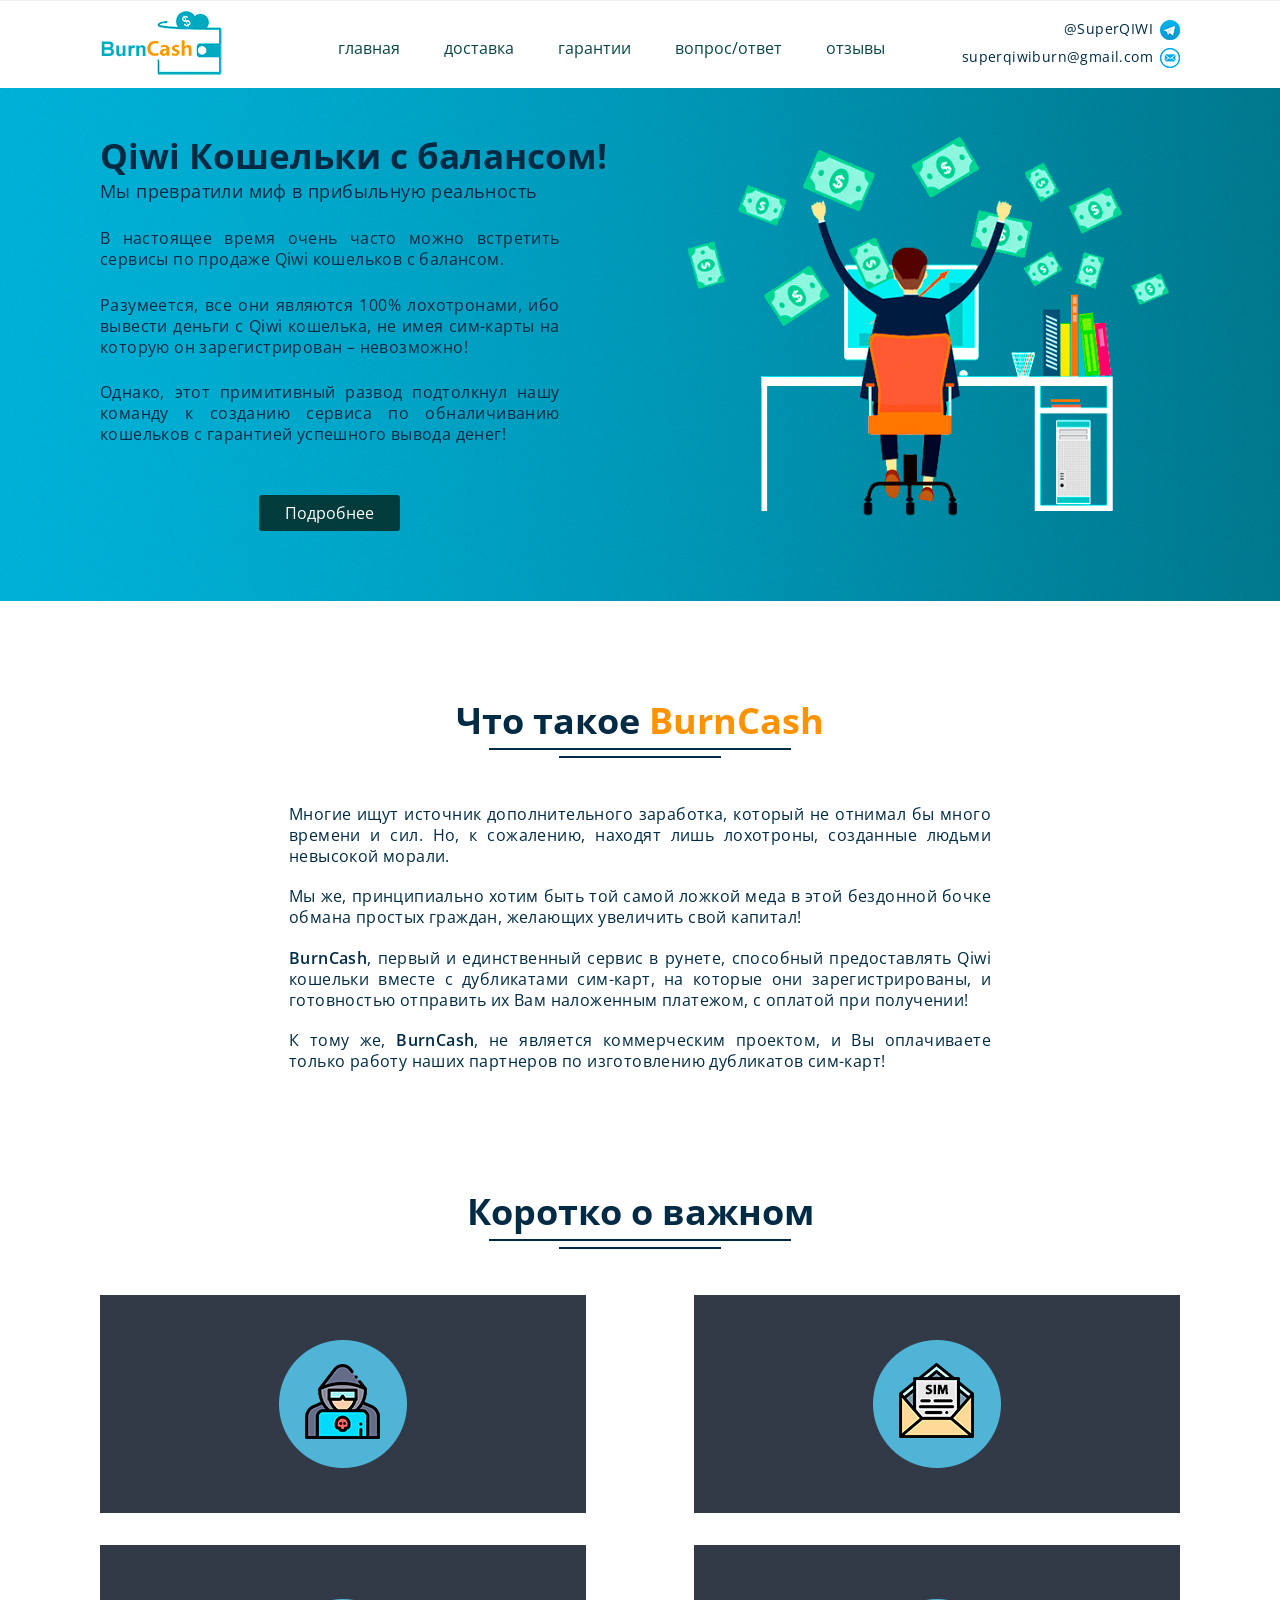
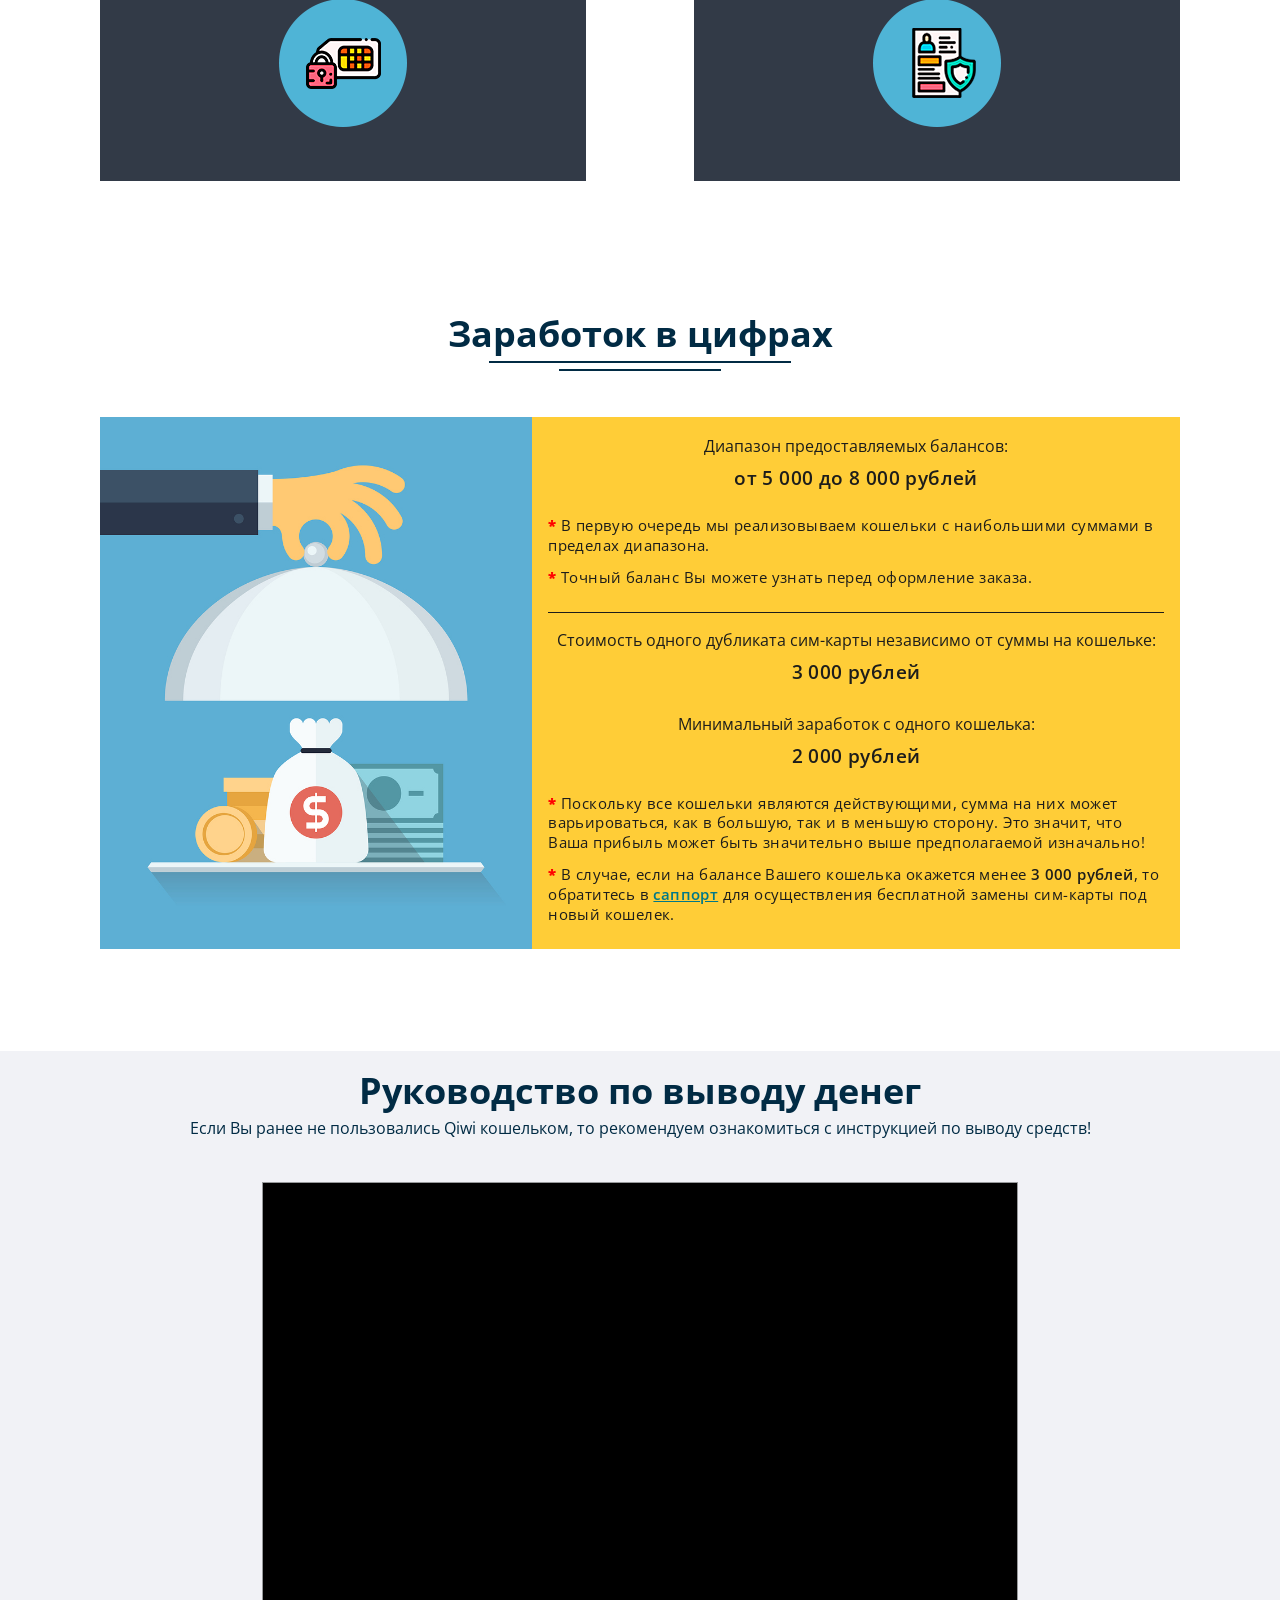
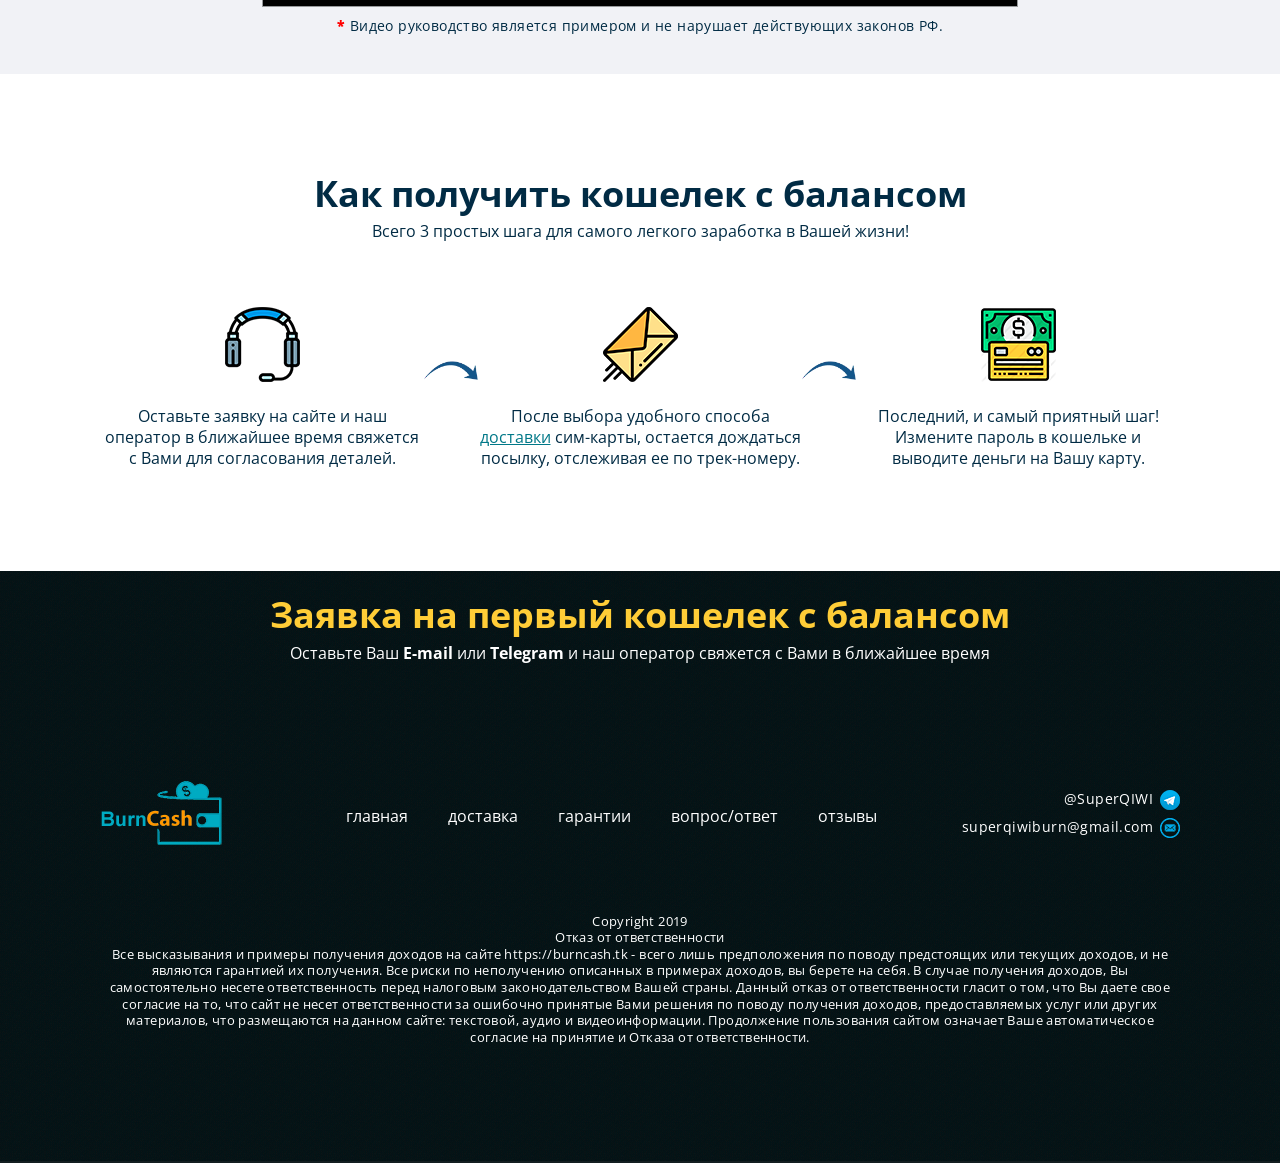
<file: index.html>
<!doctype html>
<html lang="ru">
  <head>
    <meta charset="utf-8">
    <meta name="viewport"content="width=device-width, user-scalable=yes, initial-scale=1.0, maximum-scale=2.0, minimum-scale=1.0">
    <meta http-equiv="X-UA-Compatible" content="ie=edge">
    <title>Qiwi Кошельки с балансом</title>
    <meta name="description" content="#">
    <meta name="keywords" content="#">
    <link rel="shortcut icon" href="favicon.ico" type="image/x-icon">
    <link rel="stylesheet" href="css/normalize.css">
    <link rel="stylesheet" href="css/style.css">
    <link href="https://fonts.googleapis.com/css?family=Open+Sans:300,400,600,700,800&amp;subset=cyrillic" rel="stylesheet">
    <script src="js/headhesive.min.js"></script> 
  </head>
  <body>
    <header id="header" class="header">
      <div class="container">
        <div class="top-header">
          <div class="logo">
            <a href="index.html"><img src="img/Logo.png" alt="logo" class="logo-img"></a>
          </div>
          <nav class="wrap-navigation">
            <div class="menuToggle">&#9776;</div>
	        <ul class="menu">
	          <li><a href="index.html">главная</a></li>
	          <li><a href="dostavka.html#dostavka">доставка</a></li>
	          <li><a href="garantii.html#garantii">гарантии</a></li>
	          <li><a href="fq.html#fq">вопрос/ответ</a></li>
	          <li><a href="otzyvy.html#otzyvy">отзывы</a></li>
	        </ul>
          </nav>
          <div class="contacts">
            <div class="telegram">
              <p>@SuperQIWI</p>
              <img src="img/icons/icon-teleg_topheader.png" alt="Телеграмм">
            </div>
            <div class="e-mail">
              <p>superqiwiburn@gmail.com</p>
              <img src="img/icons/icon-email-_topheader.png" alt="Почта">
            </div>
          </div>
        </div>
     </div>
    <div class="bunner">
     	<div class="container">
        <div class="bunner-content">
          <div class="bunner-block-text">
            <div class="bunner-title">
              <h1>Qiwi Кошельки с балансом!</h1>
              <p>Мы превратили миф в прибыльную реальность</p>
            </div>
            <div class="bunner-wrap-text">
              <p>В настоящее время очень часто можно встретить сервисы
                 по продаже Qiwi кошельков с балансом.
              </p>
              <p>Разумеется, все они являются 100% лохотронами, ибо вывести 
               деньги с Qiwi кошелька, не имея сим-карты на которую он 
               зарегистрирован – невозможно!
              </p>
              <p>Однако, этот примитивный развод подтолкнул нашу команду 
                к созданию сервиса по обналичиванию кошельков с гарантией
                успешного вывода денег!
              </p>
							<div class="soc-button">
						    <script type="text/javascript">(function() {

						        if (window.pluso)if (typeof window.pluso.start == "function") return;

						        if (window.ifpluso==undefined) { window.ifpluso = 1;
						          
						        var d = document, s = d.createElement('script'), g = 'getElementsByTagName';
						          s.type = 'text/javascript'; s.charset='UTF-8'; s.async = true;
						          s.src = ('https:' == window.location.protocol ? 'https' : 'http')  + '://share.pluso.ru/pluso-like.js';
						          
						          var h=d[g]('body')[0];
						            h.appendChild(s);
						        }})();
						    </script>
						    <div class="pluso" data-background="transparent" data-options="small,round,line,horizontal,nocounter,theme=06" data-services="vkontakte,odnoklassniki,facebook,twitter,google,moimir,email,bookmark">
						    </div>
							</div>
              <div class="bunner-button">
                <buttom>
                  <a class="bunner-btn__order" href="#main">Подробнее</a>
                </buttom>
              </div>
            </div>
          </div>
          <div class="bunner-img">
            <img src="img/header-img.png" alt="bunner-img">
          </div>
        </div>
      </div>
    </div>   
    </header>
    <main id="main" class="main">
      <div class="container">
        <div class="main-title">
          <h2>Что такое <span>BurnCash</span></h2>
        </div>
        <div class="main-content">
          <p>Многие ищут источник дополнительного заработка, который не отнимал бы много времени и сил. Но, к сожалению, находят лишь лохотроны, созданные людьми невысокой морали.</p>
          <p>Мы же, принципиально хотим быть той самой ложкой меда в этой бездонной бочке обмана простых граждан, желающих увеличить свой капитал!</p>
          <p><span>BurnCash</span>, первый и единственный сервис в рунете, способный предоставлять Qiwi кошельки вместе с дубликатами сим-карт, на которые они зарегистрированы, и готовностью отправить их Вам наложенным платежом, с оплатой при получении!</p>
          <p>К тому же, <span>BurnCash</span>, не является коммерческим проектом, и Вы оплачиваете только работу наших партнеров по изготовлению дубликатов сим-карт!</p>
        </div>
      </div>
    </main>
    <section id="feature" class="feature">
    	<div class="container">
    		<div class="feature-title">
    			<h2>Коротко о важном</h2>
    		</div>
    		<div class="feature-content">
					<div class="oneA">
						<div class="imgDef1"></div>
						<h3>Всегда свежие кошельки</h3>
						<div class="feature-text">
							<p>Посредством автоматического парсинга, мы ежедневно пополняем нашу базу свежими кошельками!</p>
							<p>Также один раз в сутки, проверяем все кошельки на валидность и сумму баланса на них.</p>
							<p>В связи с этим, мы даем 90% гарантию на работоспособность всех предоставляемых Qiwi кошельков!</p>
						</div>
						<div class="lineTop"></div>
						<div class="lineRight"></div>
						<div class="lineBottom"></div>
						<div class="lineLeft"></div>
					</div>
					<div class="oneA">
						<div class="imgDef2"></div>
						<h3>Удобные варианты доставки</h3>
						<div class="feature-text">
							<p>Вы можете заказать кошелек, выбрав удобный для Вас способ доставки сим-карты транспортными компаниями:</p>
							<p><a href="https://www.dellin.ru/" target="_blank">Деловые линии</a>, <a href="https://www.cdek.ru" target="_blank">СДЭК</a>, <a href="https://www.dhl.ru" target="_blank">DHL</a> или наложенным платежом почты РФ с оплатой при получении.</p>
							<p>Стоимость и сроки доставки рассчитываются по внутренним тарифам ТК или почты РФ.</p>
						</div>
						<div class="lineTop"></div>
						<div class="lineRight"></div>
						<div class="lineBottom"></div>
						<div class="lineLeft"></div>
					</div>
    		</div>
    		<div class="feature-content">
					<div class="oneA">
						<div class="imgDef3"></div>
						<h3>Бесплатная замена SIM</h3>
						<div class="feature-text">
							<p>Несмотря на постоянную проверку кошельков, на работоспособность, все же остается небольшая вероятность его блокировки на пути к Вам.</p>
							<p>В случае если Ваш кошелек окажется заблокированным или его баланс будет менее 3 000 р., то мы осуществим бесплатную замену сим-карты.</p>
							<p>Замена дубликата занимает 1-2 рабочих дня.</p>
						</div>
						<div class="lineTop"></div>
						<div class="lineRight"></div>
						<div class="lineBottom"></div>
						<div class="lineLeft"></div>
					</div>
					<div class="oneA">
						<div class="imgDef4"></div>
						<h3>Безопасный вывод средств</h3>
						<div class="feature-text">
							<p>Мы ни в коем случае не посягаем на деньги рядовых граждан!</p>
							<p>Вся наша база состоит исключительно из кошельков 
              продавцов нелегальных товаров и услуг со всего 
              даркнета.</p>
							<p>Такой подход исключает всевозможные разбирательства со 
              стороны владельцев кошельков, что делает вывод средств 
              полностью для Вас безопасным!</p>
						</div>
						<div class="lineTop"></div>
						<div class="lineRight"></div>
						<div class="lineBottom"></div>
						<div class="lineLeft"></div>
					</div>
    		</div>
    	</div>
    </section>
    <section id="profit" class="profit">
    	<div class="container">
    		<div class="profit-title">
    			<h2 class="profit-title__text">Заработок в цифрах</h2>
    		</div>
			<div class="profit-content">
				<div class="profit-content_img">
					<img src="img/profit-img.jpg" alt="" class="profit-img">
					<img src="img/profit-bg-mobile.jpg" alt="" class="profit-img-mobile">	
				</div>
				<div class="profit-content_text">
					<div class="profit-block__text">
						<div class="profit-block__one">
							<h4>Диапазон предоставляемых балансов:</h4>
							<p class="profit-text__bold">
								от 5 000 до 8 000 рублей
							</p>
							<div class="profit-info">
								<p><span class="red">*</span> В первую очередь мы реализовываем кошельки с наибольшими суммами в пределах диапазона.</p>
								<p><span class="red">*</span> Точный баланс Вы можете узнать перед оформление заказа.</p>
							</div>
							<hr class="line">
						</div>	
						<div class="profit-block__two">
							<h4>Стоимость одного дубликата сим-карты независимо от суммы на кошельке:</h4>
							<p class="profit-text__bold">
								3 000 рублей
							</p>
							<h4 class="padding-title">Минимальный заработок с одного кошелька:</h4>
							<p class="profit-text__bold">
								2 000 рублей
							</p>	
							<div class="profit-info">
								<p><span class="red">*</span> Поскольку все кошельки являются действующими, сумма на них может варьироваться, как в большую, так и в меньшую сторону. Это значит, что Ваша прибыль может быть значительно выше предполагаемой изначально!</p>
								<p><span class="red">*</span> В случае, если на балансе Вашего кошелька окажется менее <span class="bolder">3 000 рублей</span>, то обратитесь в <a href="garantii.html#no-replacement">саппорт</a> для осуществления бесплатной замены сим-карты под новый кошелек.</p>
							</div>
						</div>	
					</div>
				</div>
			</div>
    	</div>
    </section>
    <section class="instruction">
    	<div class="container">
    		<div class="instruction-title">
    			<h2>Руководство по выводу денег</h2>
    			<p>Если Вы ранее не пользовались Qiwi кошельком, то рекомендуем ознакомиться с инструкцией по выводу средств! </p>
    		</div>
    		<div class="video-content">
    			<div class="video-block"></div>
          <iframe class="video" src="https://www.youtube.com/embed/ole6vR-BFGw" allowfullscreen></iframe>
    		</div>
        <p class="video-text"><span class="red">*</span> Видео руководство является примером и не нарушает действующих законов РФ.</p>
    	</div>
    </section>
    <section class="step">
    	<div class="container">
    		<div class="step-title">
    			<h2>Как получить кошелек с балансом</h2>
    			<p>Всего 3 простых шага для самого легкого заработка в Вашей жизни!</p>
    		</div>
    		<div class="step-content">
    			<div class="step-content_block">
    				<div class="step-content_img">
    					<img src="img/icons/operator.png" alt="">
    				</div>
    				<div class="step-content_text">
    					<p>Оставьте заявку на сайте и наш оператор в ближайшее время свяжется с Вами для согласования деталей.</p>
    				</div>
    			</div>
    			<div class="str">
    				<img src="img/icons/str.png" alt="#">	
    			</div>
    			<div class="str-column">
    				<img src="img/icons/str-colum.png" alt="#">
    			</div>
    			<div class="step-content_block">
    				<div class="step-content_img">
    					<img src="img/icons/mail.png" alt="#">
    				</div>
    				<div class="step-content_text">
    					<p>После выбора удобного способа 
                 <a href="dostavka.html#dostavka">доставки</a> сим-карты, остается дождаться 
                  посылку, отслеживая ее по трек-номеру.</p>
    				</div>
    			</div>
    			<div class="str">
    				<img src="img/icons/str.png" alt="#">	
    			</div>
    			<div class="str-column">
    				<img src="img/icons/str-colum.png" alt="#">
    			</div>
    			<div class="step-content_block">
    				<div class="step-content_img">
    					<img src="img/icons/Cash.png" alt="#">
    				</div>
    				<div class="step-content_text">
    					<p>Последний, и самый приятный шаг!<br> 
                  Измените пароль в кошельке и выводите
                  деньги на Вашу карту.</p>
    				</div>
    			</div>
    		</div>
    	</div>
    </section>
    <section id="mail" class="mail">
    	<div class="mail-title">
    		<h2>Заявка на первый кошелек с балансом</h2>
    		<p>Оставьте Ваш <span>E-mail</span> или <span>Telegram</span> и наш оператор свяжется с Вами в ближайшее время</p>
    	</div>
      <div class="overlay js-overlay-thank-you">
        <div class="modal">
          <div class="popup js-thank-you">
            <h6>Спасибо за заявку!</h6>
            <p>Скоро оператор c Вами свяжется</p>
            <div class="close-popup js-close-thank-you"></div>
          </div>
        </div>
      </div
	</footer>
	<script src="contactform.js"></script>
    	
    <!-- Интеллектуальная собственность baezgamer -->
		<footer id="footer" class="footer">
			<div class="container">
				<div class="footer-content">
					<a href="#"><img src="img/Logo.png" alt="logo" class="logo"></a>
					<div class="footer-navigation">
						<nav>
	           <ul class="footer-menu">
	          <li><a href="index.html">главная</a></li>
	          <li><a href="dostavka.html#dostavka">доставка</a></li>
	          <li><a href="garantii.html#garantii">гарантии</a></li>
	          <li><a href="fq.html#fq">вопрос/ответ</a></li>
	          <li><a href="otzyvy.html#otzyvy">отзывы</a></li>
	           </ul>
            </nav>
					</div>
					<div class="footer-contacts">
						<div class="telegram">
              <p>@SuperQIWI</p>
              <img src="img/icons/icon-teleg_topheader.png" alt="Телеграмм">
            </div>
            <div class="e-mail">
              <p>superqiwiburn@gmail.com</p>
              <img src="img/icons/icon-email-_topheader.png" alt="Почта">
            </div>
          </div> 
				</div>
				<div class="copyright">
          <p>Copyright 2019</p>
		  <p>Отказ от ответственности</p>

 <p>Все высказывания и примеры получения доходов на сайте https://burncash.tk - всего лишь предположения по поводу предстоящих или текущих доходов, и не являются гарантией их получения. Все риски по неполучению описанных в примерах доходов, вы берете на себя.
В случае получения доходов, Вы самостоятельно несете ответственность перед налоговым законодательством Вашей страны.
Данный отказ от ответственности гласит о том, что Вы даете свое согласие на то, что сайт не несет ответственности за ошибочно принятые Вами решения по поводу получения доходов, предоставляемых услуг или других материалов, что размещаются на данном сайте: текстовой, аудио и видеоинформации.
Продолжение пользования сайтом означает Ваше автоматическое согласие на принятие и Отказа от ответственности. </p>
		  
        </div> 
		</footer>
    <script src="https://ajax.googleapis.com/ajax/libs/jquery/3.3.1/jquery.min.js"></script>
    <script src="js/script.js"></script>
    <script src="js/jquery.maskedinput.js"></script>

    <!-------- scroll ---------->
    <script type="text/javascript">
		$(function(){
      $("a[href^='#']").click(function(){
        var _href = $(this).attr("href");
        $("html, body").animate({scrollTop: $(_href).offset().top+"px"}, 1000);
        return false;
	     });
		});
	</script>
	<!-- BEGIN JIVOSITE CODE {literal} -->
<script type='text/javascript'>
(function(){ var widget_id = 'tTsytyu0kN';var d=document;var w=window;function l(){
var s = document.createElement('script'); s.type = 'text/javascript'; s.async = true;
s.src = '//code.jivosite.com/script/widget/'+widget_id
; var ss = document.getElementsByTagName('script')[0]; ss.parentNode.insertBefore(s, ss);}
if(d.readyState=='complete'){l();}else{if(w.attachEvent){w.attachEvent('onload',l);}
else{w.addEventListener('load',l,false);}}})();
</script>
<!-- {/literal} END JIVOSITE CODE -->
  </body>
</html>
</file>
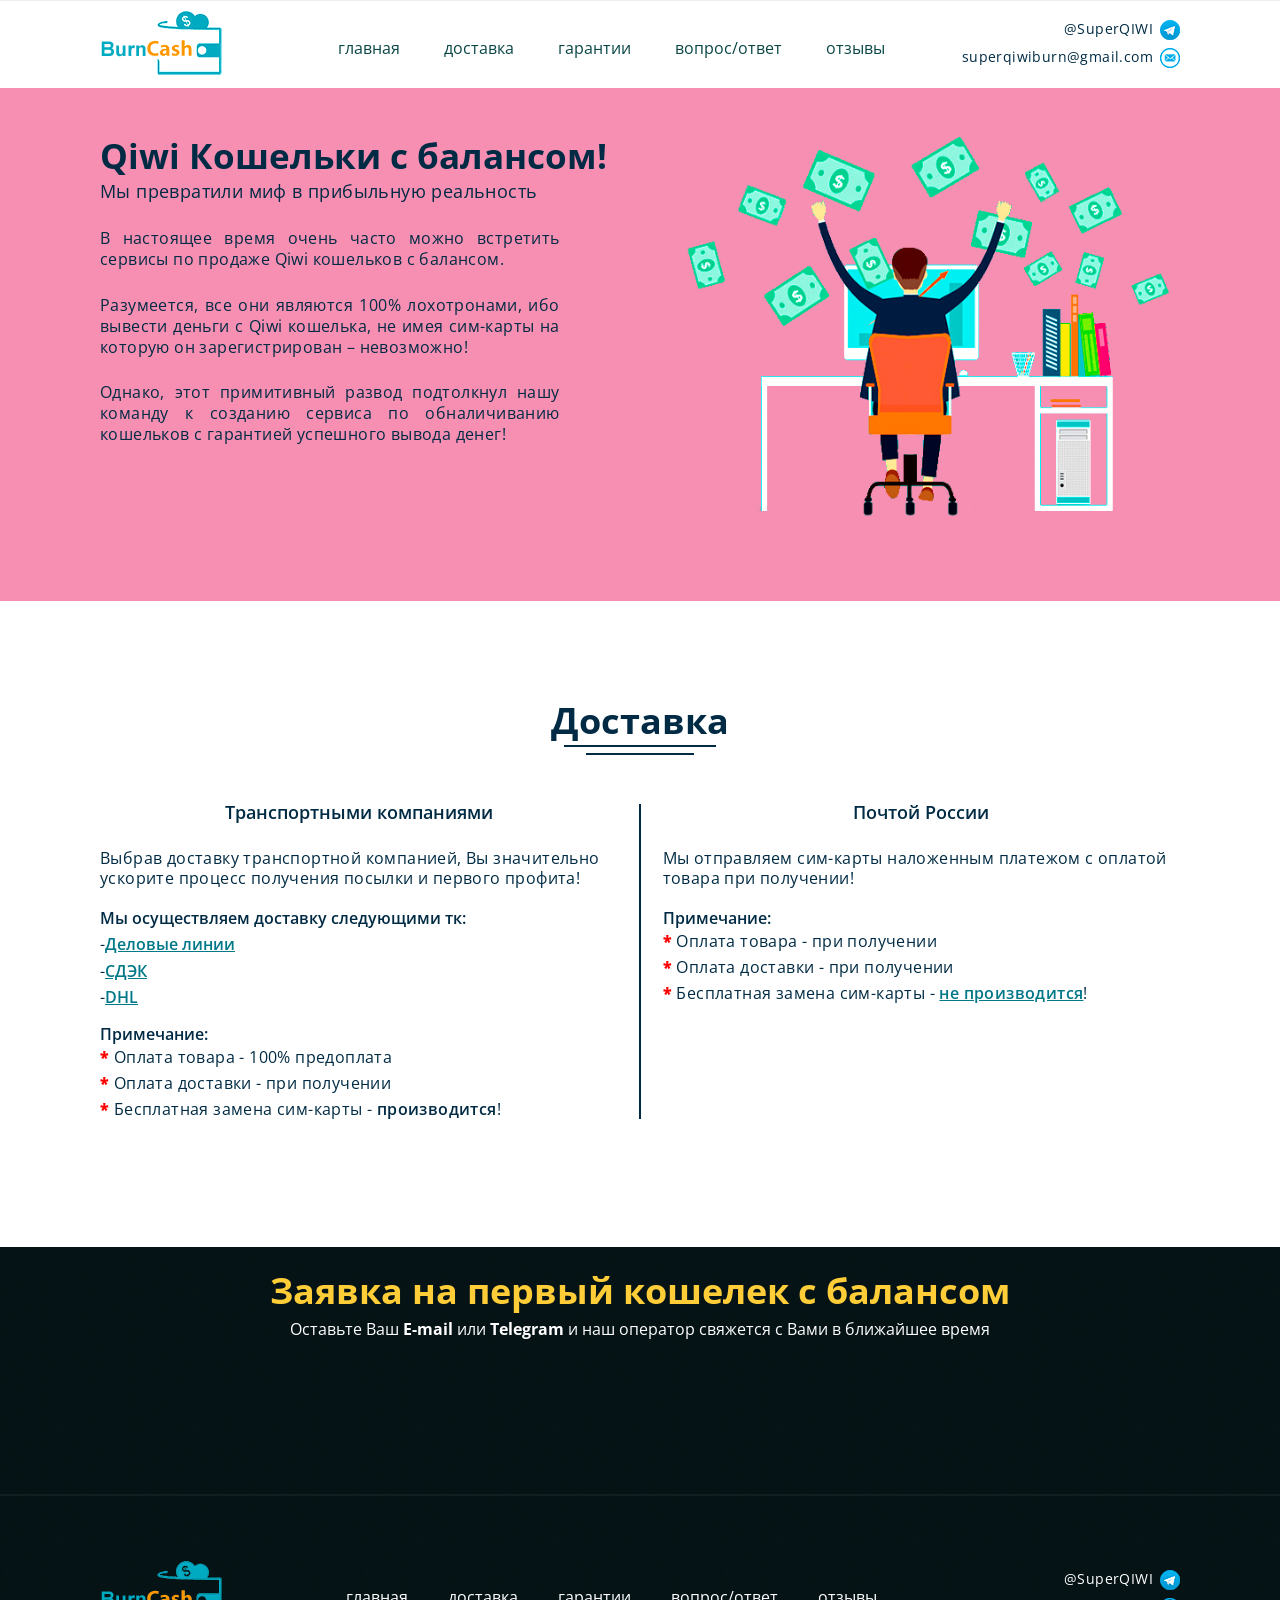
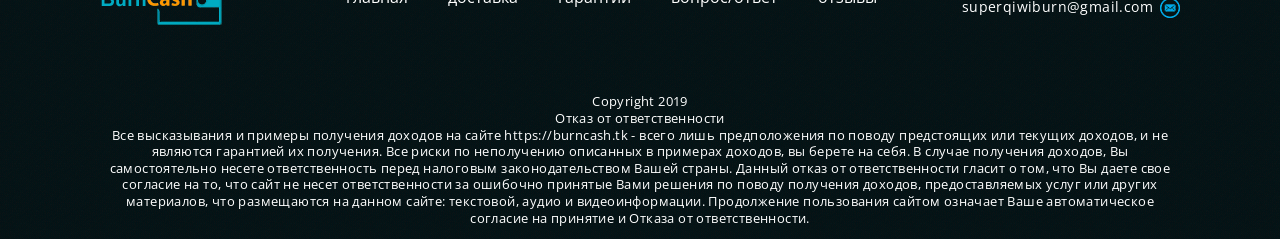
<file: dostavka.html>
<!doctype html>
<html lang="ru">
  <head>
    <meta charset="utf-8">
    <meta name="viewport"content="width=device-width, user-scalable=yes, initial-scale=1.0, maximum-scale=2.0, minimum-scale=1.0">
    <meta http-equiv="X-UA-Compatible" content="ie=edge">
    <title>Qiwi Кошельки с балансом</title>
    <meta name="description" content="#">
    <meta name="keywords" content="#">
    <link rel="shortcut icon" href="favicon.ico" type="image/x-icon">
    <link rel="stylesheet" href="css/normalize.css">
    <link rel="stylesheet" href="css/style.css">
    <link href="https://fonts.googleapis.com/css?family=Open+Sans:300,400,600,700,800&amp;subset=cyrillic" rel="stylesheet">
    <script src="js/headhesive.min.js"></script> 
  </head>
  <body>
    <header id="header" class="header">
      <div class="container">
        <div class="top-header">
          <div class="logo">
            <a href="index.html"><img src="img/Logo.png" alt="logo"  class="logo-img"></a>
          </div>
          <nav class="wrap-navigation">
            <div class="menuToggle">&#9776;</div>
	        <ul class="menu">
            <li><a href="index.html">главная</a></li>
            <li><a href="dostavka.html#dostavka">доставка</a></li>
            <li><a href="garantii.html#garantii">гарантии</a></li>
            <li><a href="fq.html#fq">вопрос/ответ</a></li>
            <li><a href="otzyvy.html#otzyvy">отзывы</a></li>
	        </ul>
          </nav>
          <div class="contacts">
            <div class="telegram">
              <p>@SuperQIWI</p>
              <img src="img/icons/icon-teleg_topheader.png" alt="">
            </div>
            <div class="e-mail">
              <p>superqiwiburn@gmail.com</p>
              <img src="img/icons/icon-email-_topheader.png" alt="">
            </div>
          </div>
        </div>
     </div>
    <div class="dostavka-bunner">
     	<div class="container">
        <div class="bunner-content">
          <div class="bunner-block-text">
            <div class="bunner-title">
              <h1>Qiwi Кошельки с балансом!</h1>
              <p>Мы превратили миф в прибыльную реальность</p>
            </div>
            <div class="bunner-wrap-text">
              <p>В настоящее время очень часто можно встретить сервисы
                 по продаже Qiwi кошельков с балансом.
              </p>
              <p>Разумеется, все они являются 100% лохотронами, ибо вывести 
               деньги с Qiwi кошелька, не имея сим-карты на которую он 
               зарегистрирован – невозможно!
              </p>
              <p>Однако, этот примитивный развод подтолкнул нашу команду 
                к созданию сервиса по обналичиванию кошельков с гарантией
                успешного вывода денег!
              </p>
  						<div class="soc-button">
  					    <script type="text/javascript">(function() {

  					        if (window.pluso)if (typeof window.pluso.start == "function") return;

  					        if (window.ifpluso==undefined) { window.ifpluso = 1;
  					          
  					        var d = document, s = d.createElement('script'), g = 'getElementsByTagName';
  					          s.type = 'text/javascript'; s.charset='UTF-8'; s.async = true;
  					          s.src = ('https:' == window.location.protocol ? 'https' : 'http')  + '://share.pluso.ru/pluso-like.js';
  					          
  					          var h=d[g]('body')[0];
  					            h.appendChild(s);
  					        }})();
  					    </script>
                <!-- Интеллектуальная собстенность CamelCase -->
  					    <div class="pluso" data-background="transparent" data-options="small,round,line,horizontal,nocounter,theme=06" data-services="vkontakte,odnoklassniki,facebook,twitter,google,moimir,email,bookmark">
  					    </div>
  						</div>
            </div>
          </div>
          <div class="bunner-img">
            <img src="img/header-img.png" alt="bunner-img">
          </div>
        </div>
        </div>
    </div>   
    </header>
    <main id="dostavka" class="dostavka">
      <div class="container">
        <div class="dostavka-title">
          <h2>Доставка</h2>
        </div>
        <div class="dostavka-content">
          <div class="dostavka-tk">
            <h5>Транспортными компаниями</h5>
            <div class="dostavka-text">
              <p>Выбрав доставку транспортной компанией, Вы значительно ускорите процесс получения посылки и первого профита!</p>
              <h6>Мы осуществляем доставку следующими тк:</h6>
              <ul class="dostavka-items">
                <li>-<a href="https://www.dellin.ru/" target="_blank">Деловые линии</a></li>
                <li>-<a href="https://www.cdek.ru" target="_blank">СДЭК</a></li>
                <li>-<a href="https://www.dhl.ru" target="_blank">DHL</a></li>
              </ul>
            </div>
            <div class="dostavka-info">
                <h6>Примечание:</h6>
                <p><span class="red">*</span> Оплата товара - 100% предоплата</p>
                <p><span class="red">*</span> Оплата доставки - при получении</p>
                <p><span class="red">*</span> Бесплатная замена сим-карты - <span class="bolder">производится</span>!</p>
              </div>
          </div>
          <div class="dostavka-pochta">
            <h5>Почтой России</h5>
            <div class="dostavka-text">
              <p>Мы отправляем сим-карты наложенным платежом с оплатой товара при получении!</p>
            </div>
              <div class="dostavka-info">
                <h6>Примечание:</h6>
                <p><span class="red">*</span> Оплата товара - при получении</p>
                <p><span class="red">*</span> Оплата доставки - при получении</p>
                <p><span class="red">*</span> Бесплатная замена сим-карты - <a href="garantii.html#no-replacement">не производится</a>!</p>
              </div>
          </div>
        </div>
      </div>  
    </main>
    <section id="mail" class="mail">
    	<div class="mail-title">
    		<h2>Заявка на первый кошелек с балансом</h2>
    		<p>Оставьте Ваш <span>E-mail</span> или <span>Telegram</span> и наш оператор свяжется с Вами в ближайшее время</p>
    	</div>
      <div class="overlay js-overlay-thank-you">
        <div class="modal">
          <div class="popup js-thank-you">
            <h6>Спасибо за заявку!</h6>
            <p>Скоро оператор c Вами свяжется</p>
            <div class="close-popup js-close-thank-you"></div>
          </div>
        </div>
      </div>
  
    </section>
		<footer id="footer" class="footer">
			<div class="container">
				<div class="footer-content">
					<a href="#"><img src="img/Logo.png" alt="logo" class="logo"></a>
					<div class="footer-navigation">
						<nav>
	           <ul class="footer-menu">
            <li><a href="index.html">главная</a></li>
            <li><a href="dostavka.html#dostavka">доставка</a></li>
            <li><a href="garantii.html#garantii">гарантии</a></li>
            <li><a href="fq.html#fq">вопрос/ответ</a></li>
            <li><a href="otzyvy.html#otzyvy">отзывы</a></li>
	           </ul>
            </nav>
					</div>
					<div class="footer-contacts">
						<div class="telegram">
              <p>@SuperQIWI</p>
              <img src="img/icons/icon-teleg_topheader.png" alt="">
            </div>
            <div class="e-mail">
              <p>superqiwiburn@gmail.com</p>
              <img src="img/icons/icon-email-_topheader.png" alt="">
            </div>
          </div> 
				</div>
				<div class="copyright">
          <p>Copyright 2019</p>
		   <p>Отказ от ответственности</p>

 <p>Все высказывания и примеры получения доходов на сайте https://burncash.tk - всего лишь предположения по поводу предстоящих или текущих доходов, и не являются гарантией их получения. Все риски по неполучению описанных в примерах доходов, вы берете на себя.
В случае получения доходов, Вы самостоятельно несете ответственность перед налоговым законодательством Вашей страны.
Данный отказ от ответственности гласит о том, что Вы даете свое согласие на то, что сайт не несет ответственности за ошибочно принятые Вами решения по поводу получения доходов, предоставляемых услуг или других материалов, что размещаются на данном сайте: текстовой, аудио и видеоинформации.
Продолжение пользования сайтом означает Ваше автоматическое согласие на принятие и Отказа от ответственности. </p>
        </div> 
		</footer>
    <script src="https://ajax.googleapis.com/ajax/libs/jquery/3.3.1/jquery.min.js"></script>
    <script src="js/script.js"></script>
    <script src="js/jquery.maskedinput.js"></script>
	<!-- BEGIN JIVOSITE CODE {literal} -->
<script type='text/javascript'>
(function(){ var widget_id = 'tTsytyu0kN';var d=document;var w=window;function l(){
var s = document.createElement('script'); s.type = 'text/javascript'; s.async = true;
s.src = '//code.jivosite.com/script/widget/'+widget_id
; var ss = document.getElementsByTagName('script')[0]; ss.parentNode.insertBefore(s, ss);}
if(d.readyState=='complete'){l();}else{if(w.attachEvent){w.attachEvent('onload',l);}
else{w.addEventListener('load',l,false);}}})();
</script>
<!-- {/literal} END JIVOSITE CODE -->
  </body>
</html>
</file>
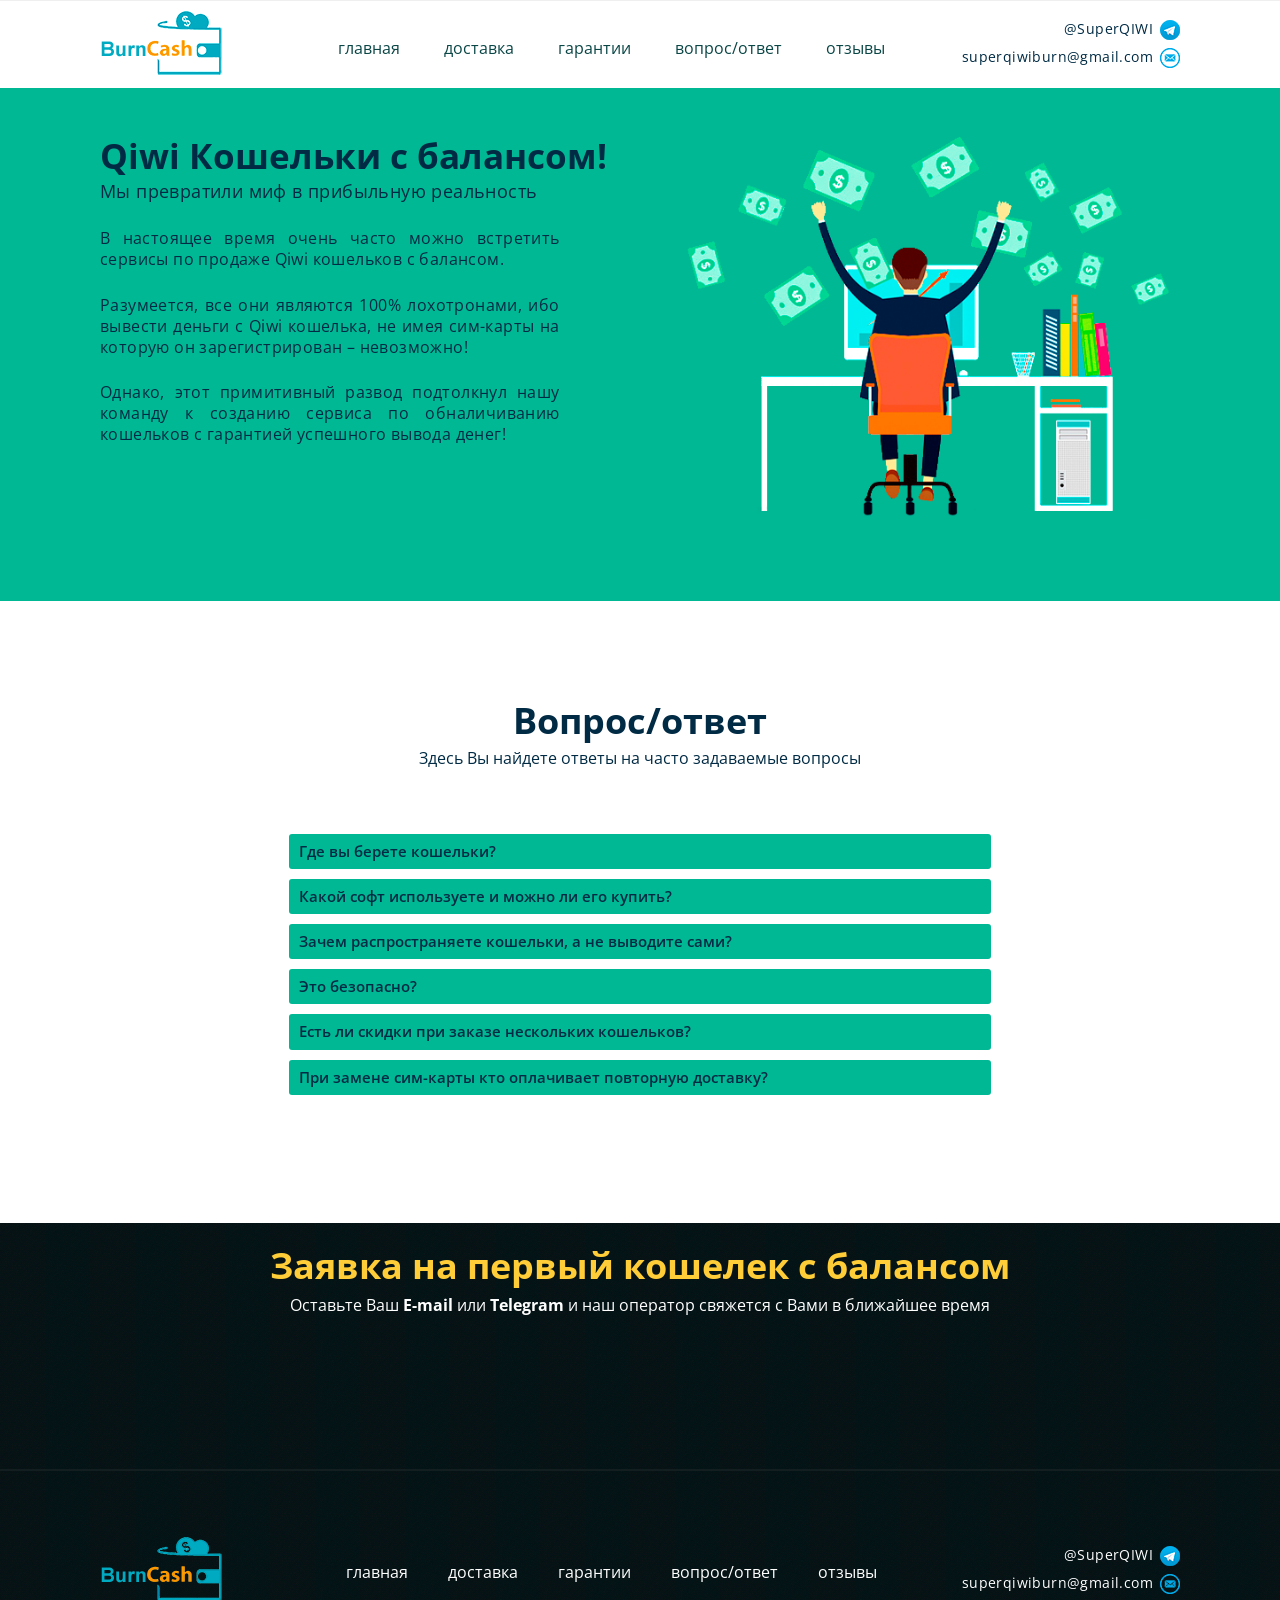
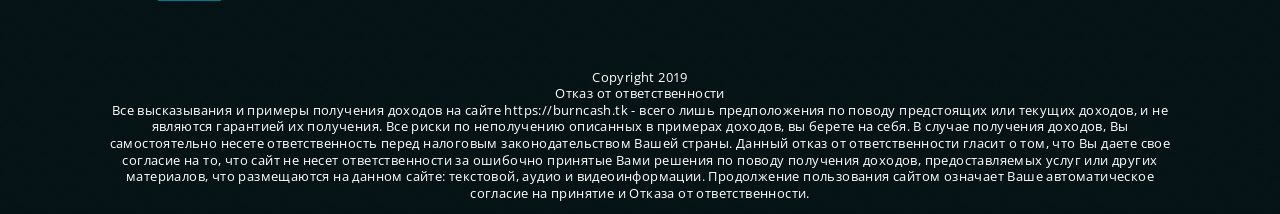
<file: fq.html>
<!doctype html>
<html lang="ru">
  <head>
    <meta charset="utf-8">
    <meta name="viewport"content="width=device-width, user-scalable=yes, initial-scale=1.0, maximum-scale=2.0, minimum-scale=1.0">
    <meta http-equiv="X-UA-Compatible" content="ie=edge">
    <title>Qiwi Кошельки с балансом</title>
    <meta name="description" content="#">
    <meta name="keywords" content="#">
    <link rel="shortcut icon" href="favicon.ico" type="image/x-icon">
    <link rel="stylesheet" href="css/normalize.css">
    <link rel="stylesheet" href="css/style.css">
    <link href="https://fonts.googleapis.com/css?family=Open+Sans:300,400,600,700,800&amp;subset=cyrillic" rel="stylesheet">
    <script src="js/headhesive.min.js"></script> 
  </head>
  <body>
    <header id="header" class="header">
      <div class="container">
        <div class="top-header">
          <div class="logo">
            <a href="index.html"><img src="img/Logo.png" alt="logo"  class="logo-img"></a>
          </div>
          <nav class="wrap-navigation">
            <div class="menuToggle">&#9776;</div>
	        <ul class="menu">
            <li><a href="index.html">главная</a></li>
            <li><a href="dostavka.html#dostavka">доставка</a></li>
            <li><a href="garantii.html#garantii">гарантии</a></li>
            <li><a href="fq.html#fq">вопрос/ответ</a></li>
            <li><a href="otzyvy.html#otzyvy">отзывы</a></li>
	        </ul>
          </nav>
          <div class="contacts">
            <div class="telegram">
              <p>@SuperQIWI</p>
              <img src="img/icons/icon-teleg_topheader.png" alt="Телеграмм">
            </div>
            <div class="e-mail">
              <p>superqiwiburn@gmail.com</p>
              <img src="img/icons/icon-email-_topheader.png" alt="Почта">
            </div>
          </div>
        </div>
     </div>
    <div class="fq-bunner">
     	<div class="container">
        <div class="bunner-content">
          <div class="bunner-block-text">
            <div class="bunner-title">
              <h1>Qiwi Кошельки с балансом!</h1>
              <p>Мы превратили миф в прибыльную реальность</p>
            </div>
            <div class="bunner-wrap-text">
              <p>В настоящее время очень часто можно встретить сервисы
                 по продаже Qiwi кошельков с балансом.
              </p>
              <p>Разумеется, все они являются 100% лохотронами, ибо вывести 
               деньги с Qiwi кошелька, не имея сим-карты на которую он 
               зарегистрирован – невозможно!
              </p>
              <p>Однако, этот примитивный развод подтолкнул нашу команду 
                к созданию сервиса по обналичиванию кошельков с гарантией
                успешного вывода денег!
              </p>
  						<div class="soc-button">
  					    <script type="text/javascript">(function() {

  					        if (window.pluso)if (typeof window.pluso.start == "function") return;

  					        if (window.ifpluso==undefined) { window.ifpluso = 1;
  					          
  					        var d = document, s = d.createElement('script'), g = 'getElementsByTagName';
  					          s.type = 'text/javascript'; s.charset='UTF-8'; s.async = true;
  					          s.src = ('https:' == window.location.protocol ? 'https' : 'http')  + '://share.pluso.ru/pluso-like.js';
  					          
  					          var h=d[g]('body')[0];
  					            h.appendChild(s);
  					        }})();
  					    </script>
  					    <div class="pluso" data-background="transparent" data-options="small,round,line,horizontal,nocounter,theme=06" data-services="vkontakte,odnoklassniki,facebook,twitter,google,moimir,email,bookmark">
  					    </div>
  						</div>
            </div>
          </div>
          <div class="bunner-img">
            <img src="img/header-img.png" alt="bunner-img">
          </div>
        </div>
        </div>
    </div>   
    </header>
    <main id="fq" class="fq">
      <div class="container">
        <div class="fq-title">
          <h2>Вопрос/ответ</h2>
          <p>Здесь Вы найдете ответы на часто задаваемые вопросы</p>
        </div>
        <div class="fq-content">
          <div class="spoiler-block">
            <a href="#" class="spoiler-title">Где вы берете кошельки?</a>
            <div class="spoiler-content">
              <p> Концепция QiwiCash заключается в предоставлении исключительно серых кошельков!</p>
              <p>Мы пополняем базу с «Черных рынков», псевдо-финансовых организаций и прочих лохотронщиков собранных со всего интернета.</p> 
            </div> 
          </div>
          <div class="spoiler-block">
            <a href="#" class="spoiler-title">Какой софт используете и можно ли его купить?</a>
            <div class="spoiler-content"> 
              <p>Весь используемый нами софт является самописным и он не продается.</p>
            </div> 
          </div>
          <div class="spoiler-block">
            <a href="#" class="spoiler-title">Зачем распространяете кошельки, а не выводите сами?</a>
            <div class="spoiler-content"> 
              <p>Мы располагаем огромной базой кошельков и работаем только с большими балансами.</p>
              <p>Излишки отдаем под реализацию, тем самым помогая заработать Вам и нашим партнерам по изготовлению дубликатов сим-карт. </p>
            </div> 
          </div>
          <div class="spoiler-block">
            <a href="#" class="spoiler-title">Это безопасно?</a>
            <div class="spoiler-content"> 
              <p>Поскольку деньги на счетах серые, разбирательств со стороны владельцев кошельков исключены и Вы можете делать перевод без опасений!</p>
            </div> 
          </div>
          <div class="spoiler-block">
            <a href="#" class="spoiler-title">Есть ли скидки при заказе нескольких кошельков?</a>
            <div class="spoiler-content"> 
              <p>В связи с тем, что цена на дубликаты сим-карт минимально допустимая, дополнительных скидок мы не предоставляем.</p>
            </div> 
          </div>
          <div class="spoiler-block">
            <a href="#" class="spoiler-title">При замене сим-карты кто оплачивает повторную доставку?</a>
            <div class="spoiler-content"> 
              <p>Мы осуществляем только замену сим-карт. Расходы по доставке лежат на Вас.</p>
            </div> 
          </div>
        </div>
      </div>
    </main>
    <section id="mail" class="mail">
    	<div class="mail-title">
    		<h2>Заявка на первый кошелек с балансом</h2>
    		<p>Оставьте Ваш <span>E-mail</span> или <span>Telegram</span> и наш оператор свяжется с Вами в ближайшее время</p>
    	</div>
      <div class="overlay js-overlay-thank-you">
        <div class="modal">
          <div class="popup js-thank-you">
            <h6>Спасибо за заявку!</h6>
            <p>Скоро оператор c Вами свяжется</p>
            <div class="close-popup js-close-thank-you"></div>
          </div>
        </div>
      </div>
      </div>
    </section>
		<footer id="footer" class="footer">
			<div class="container">
				<div class="footer-content">
					<a href="#"><img src="img/Logo.png" alt="logo" class="logo"></a>
					<div class="footer-navigation">
						<nav>
	           <ul class="footer-menu">
            <li><a href="index.html">главная</a></li>
            <li><a href="dostavka.html#dostavka">доставка</a></li>
            <li><a href="garantii.html#garantii">гарантии</a></li>
            <li><a href="fq.html#fq">вопрос/ответ</a></li>
            <li><a href="otzyvy.html#otzyvy">отзывы</a></li>
	           </ul>
            </nav>
					</div>
					<div class="footer-contacts">
						<div class="telegram">
              <p>@SuperQIWI</p>
              <img src="img/icons/icon-teleg_topheader.png" alt="Телеграмм">
            </div>
            <div class="e-mail">
              <p>superqiwiburn@gmail.com</p>
              <img src="img/icons/icon-email-_topheader.png" alt="Почта">
            </div>
          </div> 
				</div>
				<div class="copyright">
          <p>Copyright 2019</p>
		   <p>Отказ от ответственности</p>

 <p>Все высказывания и примеры получения доходов на сайте https://burncash.tk - всего лишь предположения по поводу предстоящих или текущих доходов, и не являются гарантией их получения. Все риски по неполучению описанных в примерах доходов, вы берете на себя.
В случае получения доходов, Вы самостоятельно несете ответственность перед налоговым законодательством Вашей страны.
Данный отказ от ответственности гласит о том, что Вы даете свое согласие на то, что сайт не несет ответственности за ошибочно принятые Вами решения по поводу получения доходов, предоставляемых услуг или других материалов, что размещаются на данном сайте: текстовой, аудио и видеоинформации.
Продолжение пользования сайтом означает Ваше автоматическое согласие на принятие и Отказа от ответственности. </p>
        </div> 
		</footer>
    <script src="https://ajax.googleapis.com/ajax/libs/jquery/3.3.1/jquery.min.js"></script>
    <script src="js/script.js"></script>
    <script src="js/jquery.maskedinput.js"></script>

        <!-- Spoiler -->
    <script type="text/javascript"> 
      $(document).ready(function(){ 
      $('.spoiler-title').click(function(){ 
      $(this).parent().children('div.spoiler-content').toggle('fast');
      return false;
      });
      });
    </script>
	<!-- BEGIN JIVOSITE CODE {literal} -->
<script type='text/javascript'>
(function(){ var widget_id = 'tTsytyu0kN';var d=document;var w=window;function l(){
var s = document.createElement('script'); s.type = 'text/javascript'; s.async = true;
s.src = '//code.jivosite.com/script/widget/'+widget_id
; var ss = document.getElementsByTagName('script')[0]; ss.parentNode.insertBefore(s, ss);}
if(d.readyState=='complete'){l();}else{if(w.attachEvent){w.attachEvent('onload',l);}
else{w.addEventListener('load',l,false);}}})();
</script>
<!-- {/literal} END JIVOSITE CODE -->
  </body>
</html>
</file>
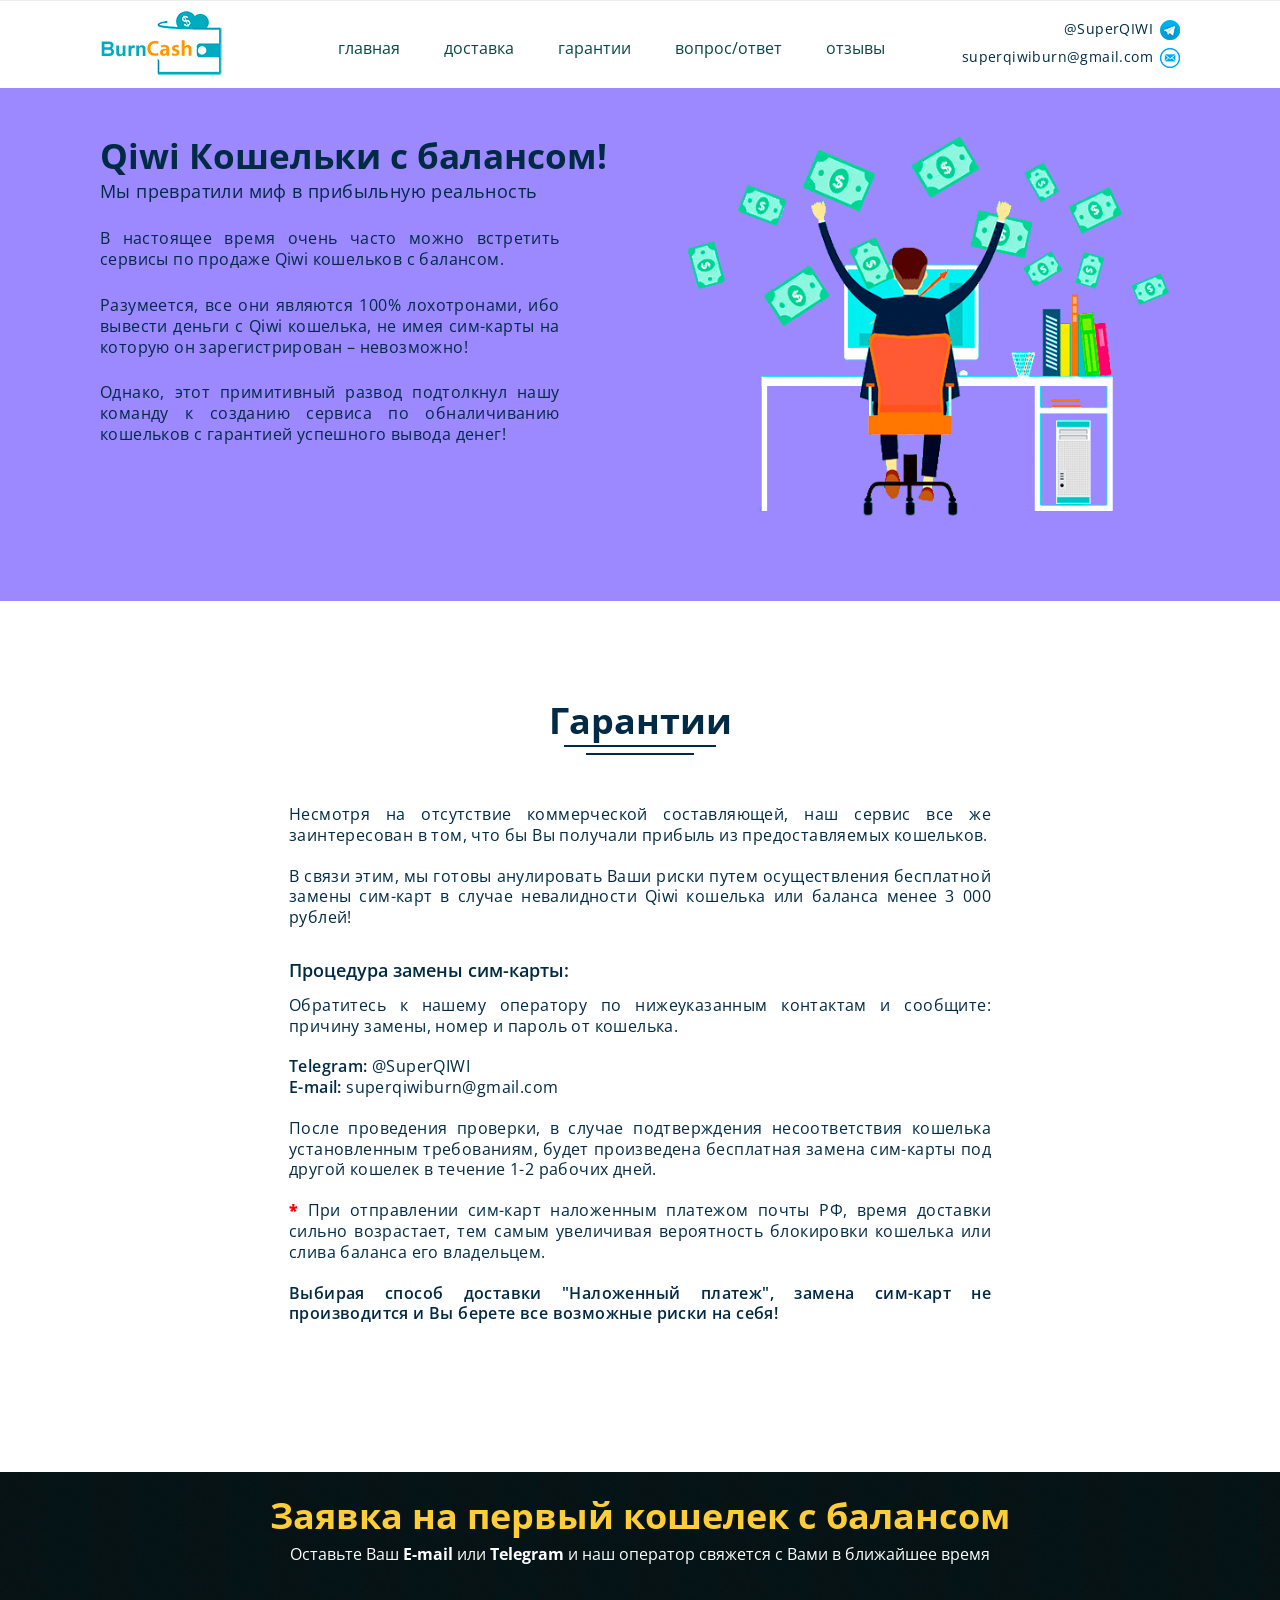
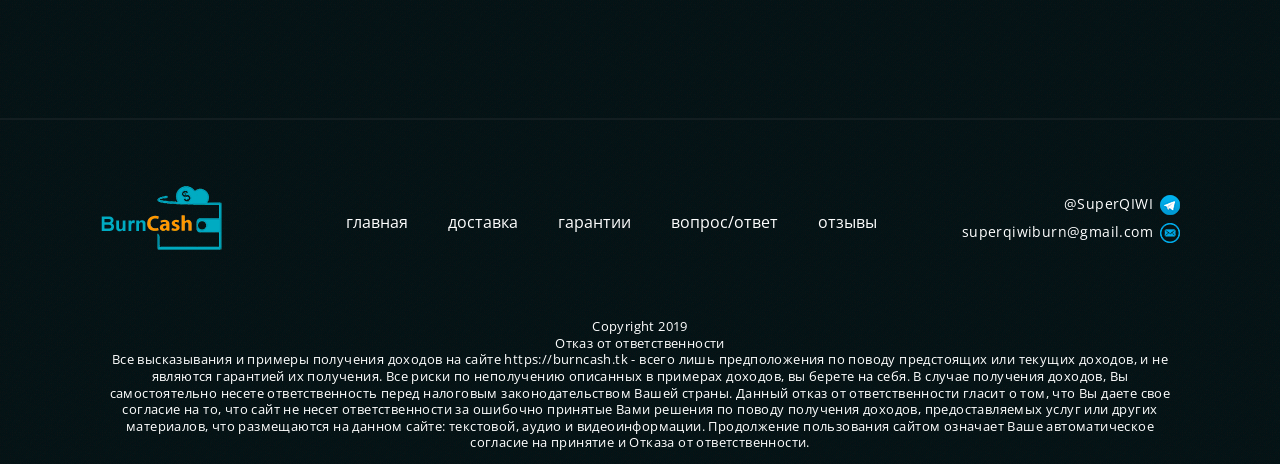
<file: garantii.html>
<!doctype html>
<html lang="ru">
  <head>
    <meta charset="utf-8">
    <meta name="viewport"content="width=device-width, user-scalable=yes, initial-scale=1.0, maximum-scale=2.0, minimum-scale=1.0">
    <meta http-equiv="X-UA-Compatible" content="ie=edge">
    <title>Qiwi Кошельки с балансом</title>
    <meta name="description" content="#">
    <meta name="keywords" content="#">
    <link rel="shortcut icon" href="favicon.ico" type="image/x-icon">
    <link rel="stylesheet" href="css/normalize.css">
    <link rel="stylesheet" href="css/style.css">
    <link href="https://fonts.googleapis.com/css?family=Open+Sans:300,400,600,700,800&amp;subset=cyrillic" rel="stylesheet">
    <script src="js/headhesive.min.js"></script> 
  </head>
  <body>
    <header id="header" class="header">
      <div class="container">
        <div class="top-header">
          <div class="logo">
            <a href="index.html"><img src="img/Logo.png" alt="logo"  class="logo-img"></a>
          </div>
          <nav class="wrap-navigation">
            <div class="menuToggle">&#9776;</div>
	        <ul class="menu">
            <li><a href="index.html">главная</a></li>
            <li><a href="dostavka.html#dostavka">доставка</a></li>
            <li><a href="garantii.html#garantii">гарантии</a></li>
            <li><a href="fq.html#fq">вопрос/ответ</a></li>
            <li><a href="otzyvy.html#otzyvy">отзывы</a></li>
	        </ul>
          </nav>
          <div class="contacts">
            <div class="telegram">
              <p>@SuperQIWI</p>
              <img src="img/icons/icon-teleg_topheader.png" alt="Телеграмм">
            </div>
            <div class="e-mail">
              <p>superqiwiburn@gmail.com</p>
              <img src="img/icons/icon-email-_topheader.png" alt="Почта">
            </div>
          </div>
        </div>
     </div>
    <div class="garantii-bunner">
     	<div class="container">
        <div class="bunner-content">
          <div class="bunner-block-text">
            <div class="bunner-title">
              <h1>Qiwi Кошельки с балансом!</h1>
              <p>Мы превратили миф в прибыльную реальность</p>
            </div>
            <div class="bunner-wrap-text">
              <p>В настоящее время очень часто можно встретить сервисы
                 по продаже Qiwi кошельков с балансом.
              </p>
              <p>Разумеется, все они являются 100% лохотронами, ибо вывести 
               деньги с Qiwi кошелька, не имея сим-карты на которую он 
               зарегистрирован – невозможно!
              </p>
              <p>Однако, этот примитивный развод подтолкнул нашу команду 
                к созданию сервиса по обналичиванию кошельков с гарантией
                успешного вывода денег!
              </p>
  						<div class="soc-button">
  					    <script type="text/javascript">(function() {

  					        if (window.pluso)if (typeof window.pluso.start == "function") return;

  					        if (window.ifpluso==undefined) { window.ifpluso = 1;
  					          
  					        var d = document, s = d.createElement('script'), g = 'getElementsByTagName';
  					          s.type = 'text/javascript'; s.charset='UTF-8'; s.async = true;
  					          s.src = ('https:' == window.location.protocol ? 'https' : 'http')  + '://share.pluso.ru/pluso-like.js';
  					          
  					          var h=d[g]('body')[0];
  					            h.appendChild(s);
  					        }})();
  					    </script>
  					    <div class="pluso" data-background="transparent" data-options="small,round,line,horizontal,nocounter,theme=06" data-services="vkontakte,odnoklassniki,facebook,twitter,google,moimir,email,bookmark">
  					    </div>
  						</div>
            </div>
          </div>
          <div class="bunner-img">
            <img src="img/header-img.png" alt="bunner-img">
          </div>
        </div>
        </div>
    </div>   
    </header>
    <main id="garantii" class="garantii">
      <div class="container">
        <div class="garantii-title">
          <h2>Гарантии</h2>
        </div>
        <div class="garantii-content">
          <div class="garantii-intro">
            <p>
              Несмотря на отсутствие коммерческой составляющей, наш сервис все же заинтересован в том, что бы Вы получали прибыль из предоставляемых кошельков.
            </p>
            <p>
               В связи этим, мы готовы анулировать Ваши риски путем осуществления бесплатной замены сим-карт в случае невалидности Qiwi кошелька или баланса менее 3 000 рублей!
            </p>
          </div>
          <div  id="no-replacement" class="zamena-sim">
            <h6>Процедура замены сим-карты:</h6>
            <p>Обратитесь к нашему оператору по нижеуказанным контактам и сообщите: причину замены, номер и пароль от кошелька.</p>
            <p><span class="bolder">Telegram:</span> @SuperQIWI <br><span class="bolder">E-mail:</span> superqiwiburn@gmail.com </p>
            <p>После проведения проверки, в случае подтверждения несоответствия кошелька установленным требованиям, будет произведена бесплатная замена сим-карты под другой кошелек в течение 1-2 рабочих дней.</p>
            <p><span class="red">*</span> При отправлении сим-карт наложенным платежом почты РФ, время доставки сильно возрастает, тем самым увеличивая вероятность блокировки кошелька или слива баланса его владельцем.</p>
            <p><span class="bolder">Выбирая способ доставки "Наложенный платеж", замена сим-карт не производится и Вы берете все возможные риски на себя!</span></p>
          </div>
        </div>
      </div>
    </main>
    <section id="mail" class="mail">
    	<div class="mail-title">
    		<h2>Заявка на первый кошелек с балансом</h2>
    		<p>Оставьте Ваш <span>E-mail</span> или <span>Telegram</span> и наш оператор свяжется с Вами в ближайшее время</p>
    	</div>
      <div class="overlay js-overlay-thank-you">
        <div class="modal">
          <div class="popup js-thank-you">
            <h6>Спасибо за заявку!</h6>
            <p>Скоро оператор c Вами свяжется</p>
            <div class="close-popup js-close-thank-you"></div>
          </div>
        </div>
      </div>
    </section>
		<footer id="footer" class="footer">
			<div class="container">
				<div class="footer-content">
					<a href="#"><img src="img/Logo.png" alt="logo" class="logo"></a>
					<div class="footer-navigation">
						<nav>
	           <ul class="footer-menu">
            <li><a href="index.html">главная</a></li>
            <li><a href="dostavka.html#dostavka">доставка</a></li>
            <li><a href="garantii.html#garantii">гарантии</a></li>
            <li><a href="fq.html#fq">вопрос/ответ</a></li>
            <li><a href="otzyvy.html#otzyvy">отзывы</a></li>
	           </ul>
            </nav>
					</div>
					<div class="footer-contacts">
						<div class="telegram">
              <p>@SuperQIWI</p>
              <img src="img/icons/icon-teleg_topheader.png" alt="Телеграмм">
            </div>
            <div class="e-mail">
              <p>superqiwiburn@gmail.com</p>
              <img src="img/icons/icon-email-_topheader.png" alt="Почта">
            </div>
          </div> 
				</div>
				<div class="copyright">
          <p>Copyright 2019</p>
		   <p>Отказ от ответственности</p>

 <p>Все высказывания и примеры получения доходов на сайте https://burncash.tk - всего лишь предположения по поводу предстоящих или текущих доходов, и не являются гарантией их получения. Все риски по неполучению описанных в примерах доходов, вы берете на себя.
В случае получения доходов, Вы самостоятельно несете ответственность перед налоговым законодательством Вашей страны.
Данный отказ от ответственности гласит о том, что Вы даете свое согласие на то, что сайт не несет ответственности за ошибочно принятые Вами решения по поводу получения доходов, предоставляемых услуг или других материалов, что размещаются на данном сайте: текстовой, аудио и видеоинформации.
Продолжение пользования сайтом означает Ваше автоматическое согласие на принятие и Отказа от ответственности. </p>
        </div> 
    <script src="https://ajax.googleapis.com/ajax/libs/jquery/3.3.1/jquery.min.js"></script>
    <script src="js/script.js"></script>
    <script src="js/jquery.maskedinput.js"></script>
    <!-- Интеллектуальная собстенность CamelCase -->
	<!-- BEGIN JIVOSITE CODE {literal} -->
<script type='text/javascript'>
(function(){ var widget_id = 'tTsytyu0kN';var d=document;var w=window;function l(){
var s = document.createElement('script'); s.type = 'text/javascript'; s.async = true;
s.src = '//code.jivosite.com/script/widget/'+widget_id
; var ss = document.getElementsByTagName('script')[0]; ss.parentNode.insertBefore(s, ss);}
if(d.readyState=='complete'){l();}else{if(w.attachEvent){w.attachEvent('onload',l);}
else{w.addEventListener('load',l,false);}}})();
</script>
<!-- {/literal} END JIVOSITE CODE -->
  </body>
</html>
</file>
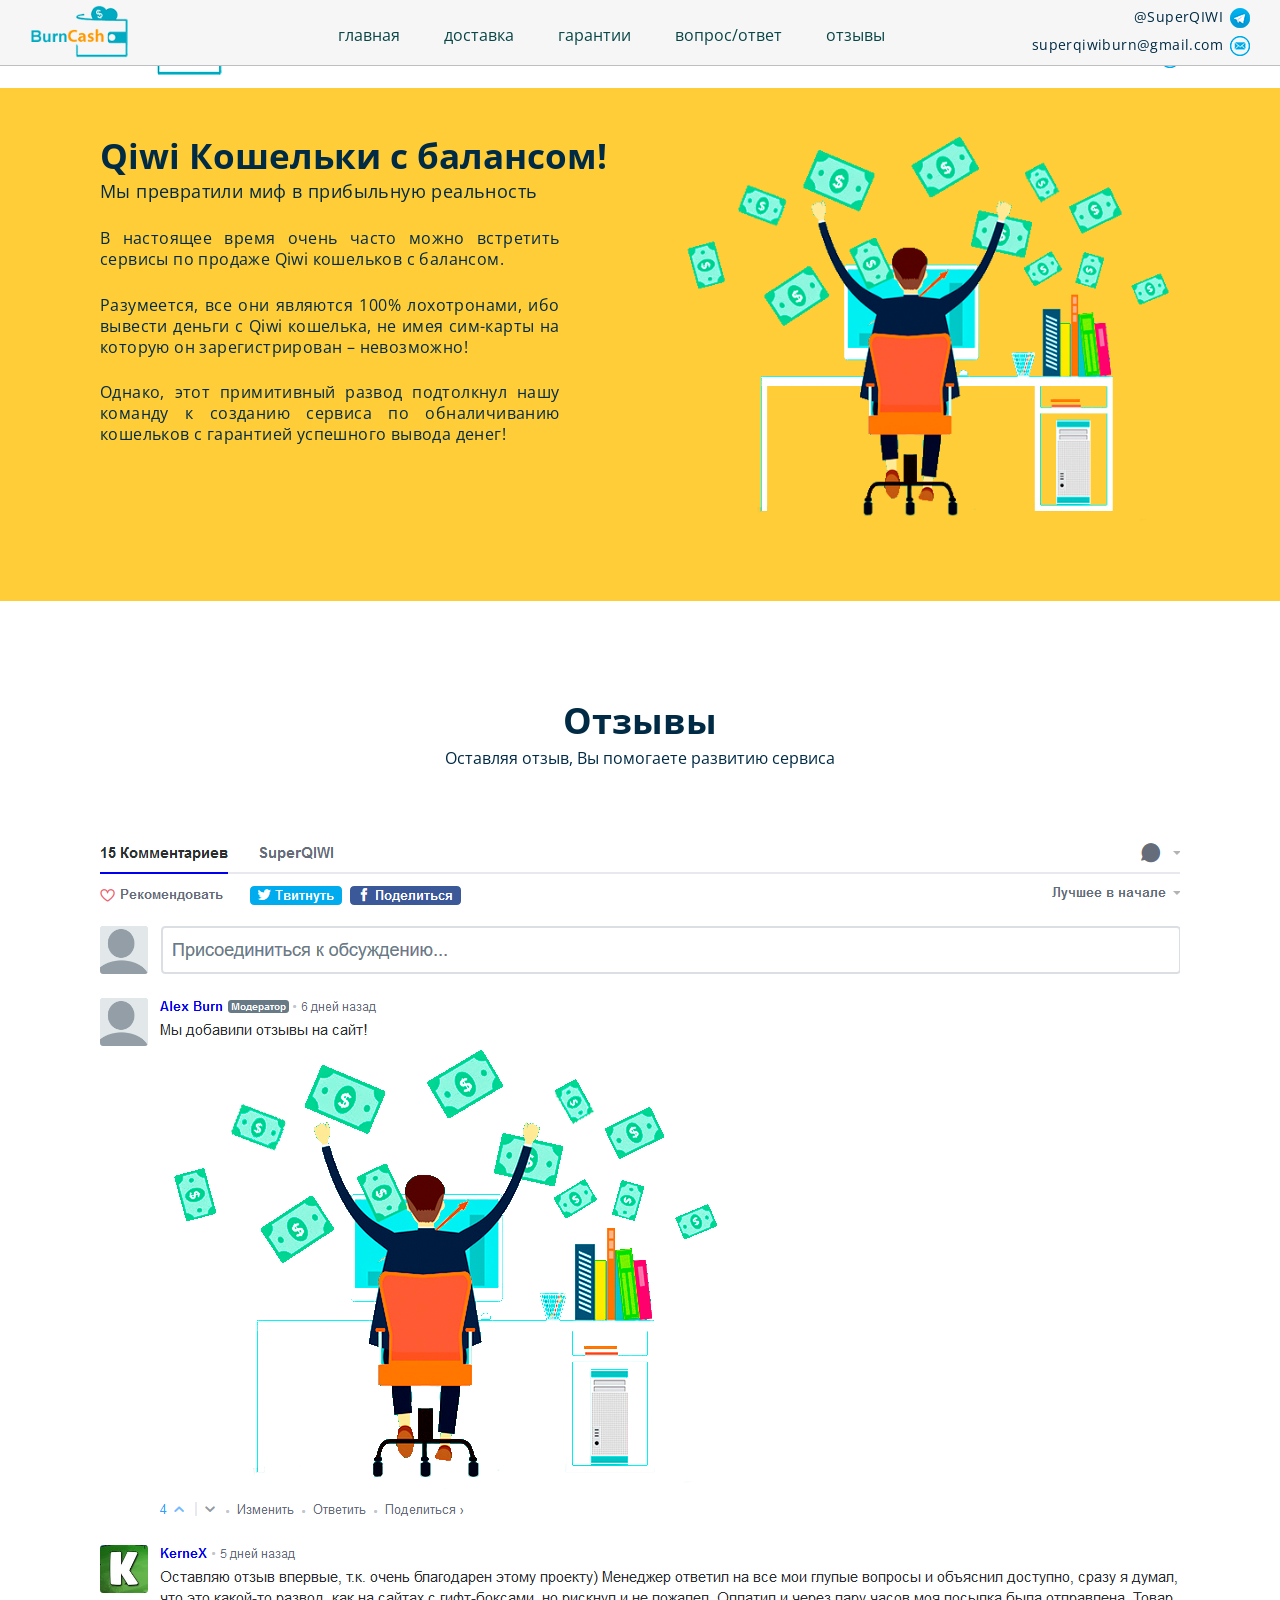
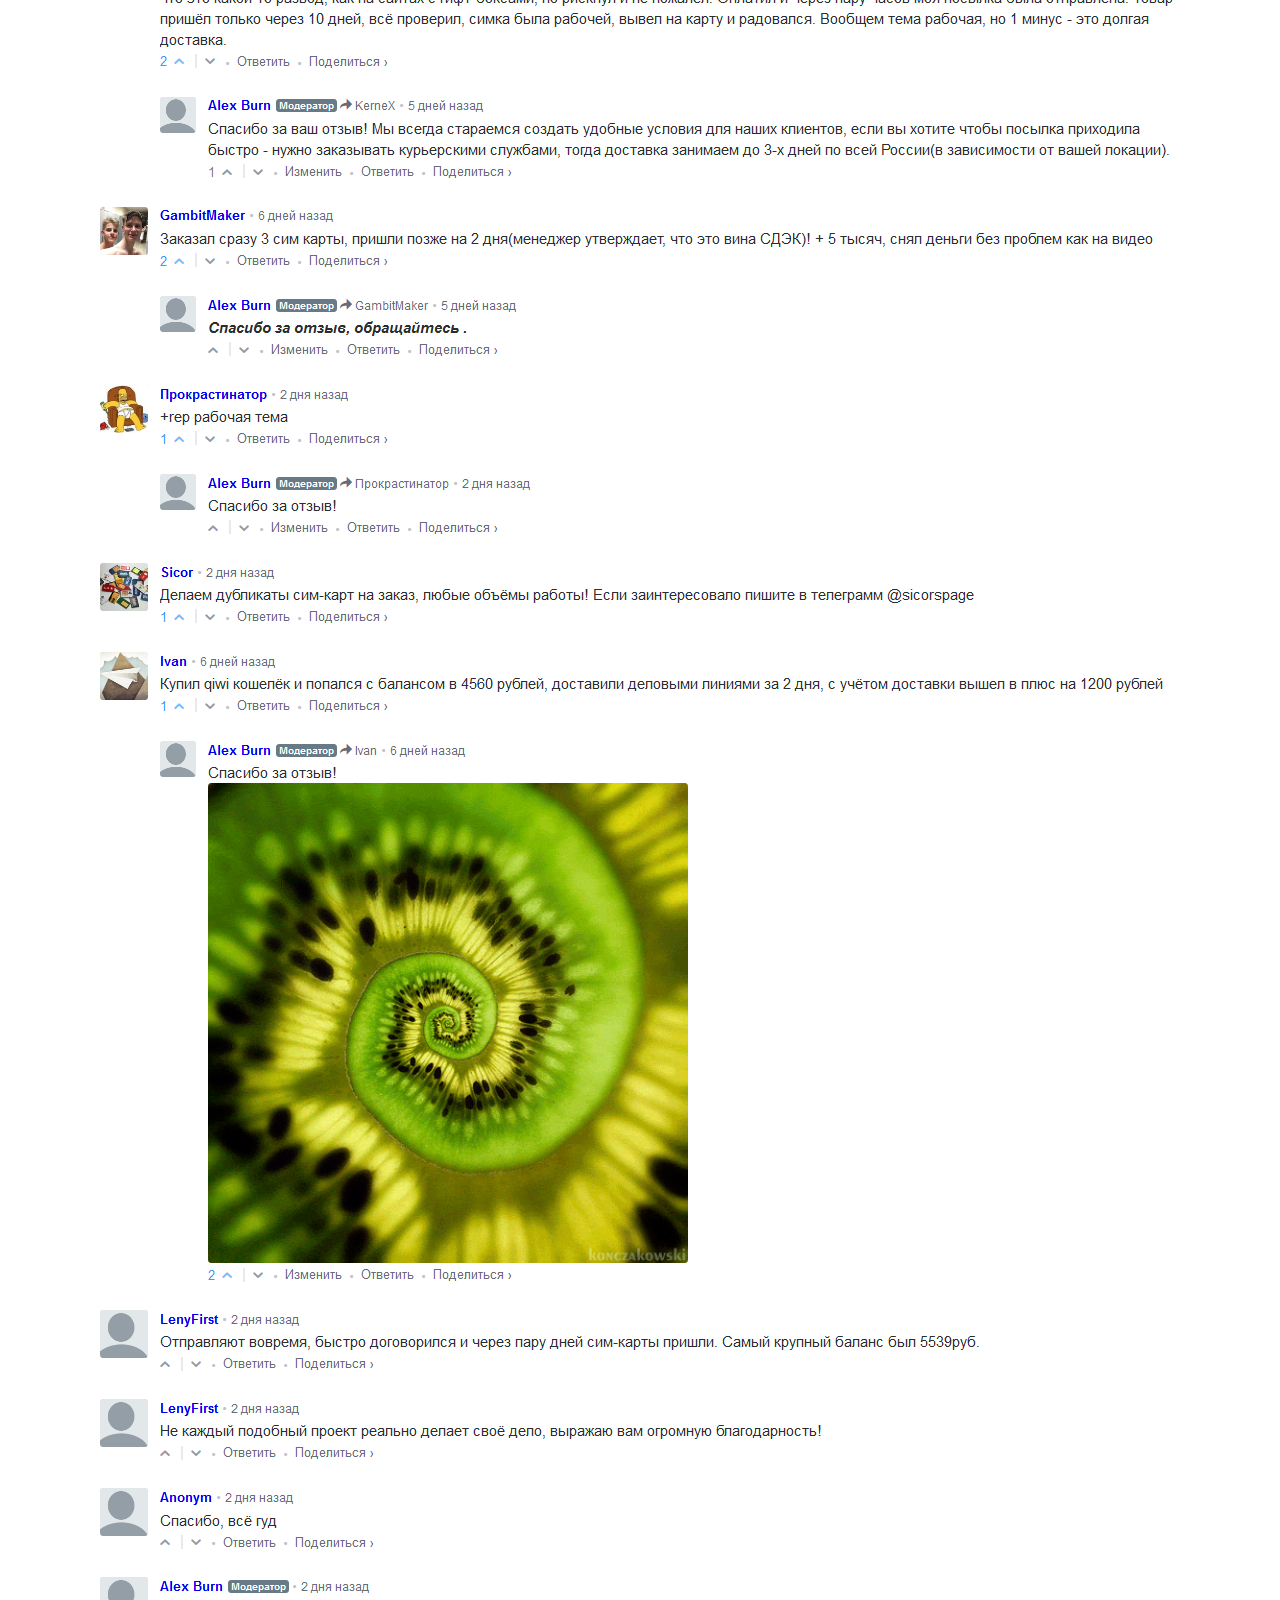
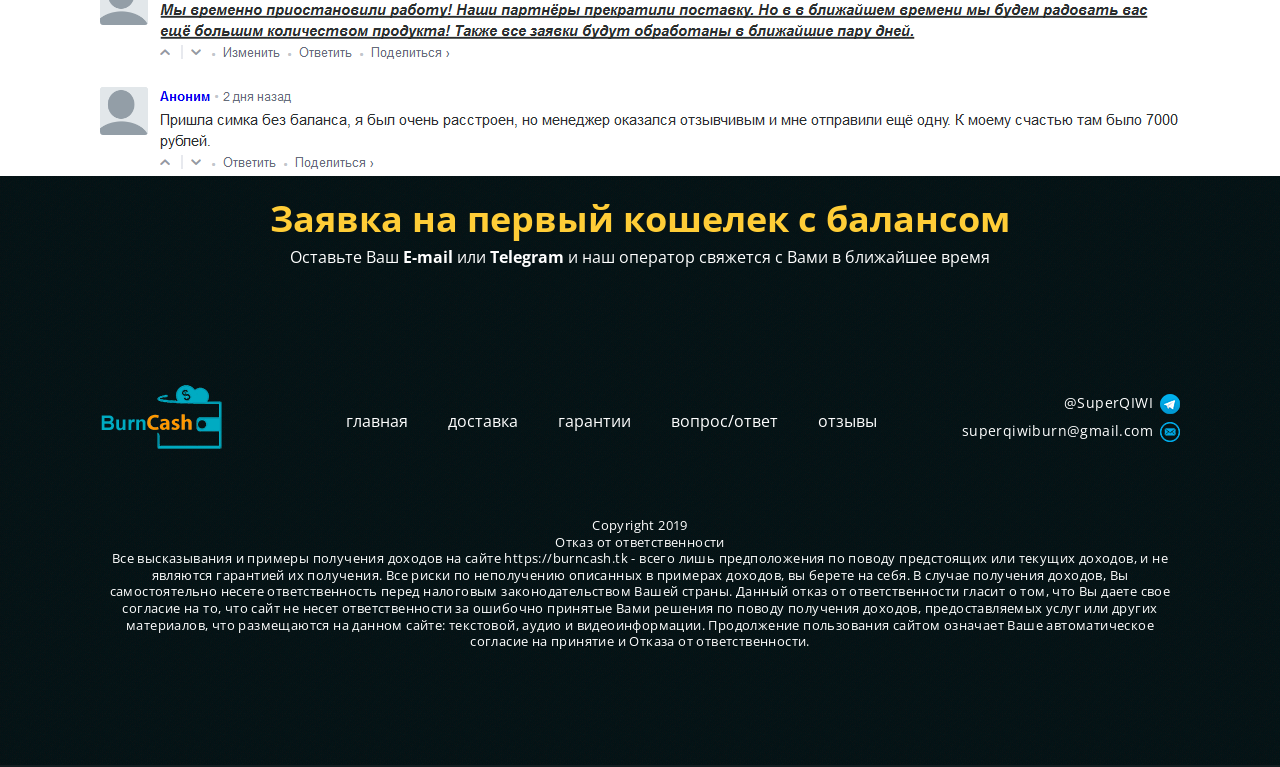
<file: otzyvy.html>
<!doctype html>
<html lang="ru">
  <head>
    <meta charset="utf-8">
    <meta name="viewport"content="width=device-width, user-scalable=yes, initial-scale=1.0, maximum-scale=2.0, minimum-scale=1.0">
    <meta http-equiv="X-UA-Compatible" content="ie=edge">
    <title>Qiwi Кошельки с балансом</title>
    <meta name="description" content="#">
    <meta name="keywords" content="#">
    <link rel="shortcut icon" href="favicon.ico" type="image/x-icon">
    <link rel="stylesheet" href="css/normalize.css">
    <link rel="stylesheet" href="css/style.css">
    <link href="https://fonts.googleapis.com/css?family=Open+Sans:300,400,600,700,800&amp;subset=cyrillic" rel="stylesheet">
    <script src="js/headhesive.min.js"></script> 
  </head>
  <body>
    <header id="header" class="header">
      <div class="container">
        <div class="top-header">
          <div class="logo">
            <a href="index.html"><img src="img/Logo.png" alt="logo"  class="logo-img"></a>
          </div>
          <nav class="wrap-navigation">
            <div class="menuToggle">&#9776;</div>
	        <ul class="menu">
            <li><a href="index.html">главная</a></li>
            <li><a href="dostavka.html#dostavka">доставка</a></li>
            <li><a href="garantii.html#garantii">гарантии</a></li>
            <li><a href="fq.html#fq">вопрос/ответ</a></li>
            <li><a href="otzyvy.html#otzyvy">отзывы</a></li>
	        </ul>
          </nav>
          <div class="contacts">
            <div class="telegram">
              <p>@SuperQIWI</p>
              <img src="img/icons/icon-teleg_topheader.png" alt="Телеграмм">
            </div>
            <div class="e-mail">
              <p>superqiwiburn@gmail.com</p>
              <img src="img/icons/icon-email-_topheader.png" alt="Почта">
            </div>
          </div>
        </div>
     </div>
    <div class="otzyvy-bunner">
     	<div class="container">
        <div class="bunner-content">
          <div class="bunner-block-text">
            <div class="bunner-title">
              <h1>Qiwi Кошельки с балансом!</h1>
              <p>Мы превратили миф в прибыльную реальность</p>
            </div>
            <div class="bunner-wrap-text">
              <p>В настоящее время очень часто можно встретить сервисы
                 по продаже Qiwi кошельков с балансом.
              </p>
              <p>Разумеется, все они являются 100% лохотронами, ибо вывести 
               деньги с Qiwi кошелька, не имея сим-карты на которую он 
               зарегистрирован – невозможно!
              </p>
              <p>Однако, этот примитивный развод подтолкнул нашу команду 
                к созданию сервиса по обналичиванию кошельков с гарантией
                успешного вывода денег!
              </p>
  						<div class="soc-button">
  					    <script type="text/javascript">(function() {

  					        if (window.pluso)if (typeof window.pluso.start == "function") return;

  					        if (window.ifpluso==undefined) { window.ifpluso = 1;
  					          
  					        var d = document, s = d.createElement('script'), g = 'getElementsByTagName';
  					          s.type = 'text/javascript'; s.charset='UTF-8'; s.async = true;
  					          s.src = ('https:' == window.location.protocol ? 'https' : 'http')  + '://share.pluso.ru/pluso-like.js';
  					          
  					          var h=d[g]('body')[0];
  					            h.appendChild(s);
  					        }})();
  					    </script>
  					    <div class="pluso" data-background="transparent" data-options="small,round,line,horizontal,nocounter,theme=06" data-services="vkontakte,odnoklassniki,facebook,twitter,google,moimir,email,bookmark">
  					    </div>
  						</div>
            </div>
          </div>
          <div class="bunner-img">
            <img src="img/header-img.png" alt="bunner-img">
          </div>
        </div>
        </div>
    </div>   
    </header>
    <main id="otzyvy" class="otzyvy">
      <div class="container">
        <div class="otzyvy-title">
          <h2>Отзывы</h2>
          <p>Оставляя отзыв, Вы помогаете развитию сервиса</p>
        </div>
        <div class="comments">
          <img src="img/otz.png" alt="comments">

        </div>
      </div>  
    </main>
    <section id="mail" class="mail">
    	<div class="mail-title">
    		<h2>Заявка на первый кошелек с балансом</h2>
    		<p>Оставьте Ваш <span>E-mail</span> или <span>Telegram</span> и наш оператор свяжется с Вами в ближайшее время</p>
    	</div>
      <div class="overlay js-overlay-thank-you">
        <div class="modal">
          <div class="popup js-thank-you">
            <h6>Спасибо за заявку!</h6>
            <p>Скоро оператор c Вами свяжется</p>
            <div class="close-popup js-close-thank-you"></div>
          </div>
        </div>
      </div
    </section>
		<footer id="footer" class="footer">
			<div class="container">
				<div class="footer-content">
					<a href="#"><img src="img/Logo.png" alt="logo" class="logo"></a>
					<div class="footer-navigation">
						<nav>
	           <ul class="footer-menu">
            <li><a href="index.html">главная</a></li>
            <li><a href="dostavka.html#dostavka">доставка</a></li>
            <li><a href="garantii.html#garantii">гарантии</a></li>
            <li><a href="fq.html#fq">вопрос/ответ</a></li>
            <li><a href="otzyvy.html#otzyvy">отзывы</a></li>
	           </ul>
            </nav>
					</div>
					<div class="footer-contacts">
						<div class="telegram">
              <p>@SuperQIWI</p>
              <img src="img/icons/icon-teleg_topheader.png" alt="Телеграмм">
            </div>
            <div class="e-mail">
              <p>superqiwiburn@gmail.com</p>
              <img src="img/icons/icon-email-_topheader.png" alt="Почта">
            </div>
          </div> 
				</div>
				<div class="copyright">
          <p>Copyright 2019</p>
		   <p>Отказ от ответственности</p>

 <p>Все высказывания и примеры получения доходов на сайте https://burncash.tk - всего лишь предположения по поводу предстоящих или текущих доходов, и не являются гарантией их получения. Все риски по неполучению описанных в примерах доходов, вы берете на себя.
В случае получения доходов, Вы самостоятельно несете ответственность перед налоговым законодательством Вашей страны.
Данный отказ от ответственности гласит о том, что Вы даете свое согласие на то, что сайт не несет ответственности за ошибочно принятые Вами решения по поводу получения доходов, предоставляемых услуг или других материалов, что размещаются на данном сайте: текстовой, аудио и видеоинформации.
Продолжение пользования сайтом означает Ваше автоматическое согласие на принятие и Отказа от ответственности. </p>
        </div> 
		</footer>
    <script src="https://ajax.googleapis.com/ajax/libs/jquery/3.3.1/jquery.min.js"></script>
    <script src="js/script.js"></script>
    <script src="js/jquery.maskedinput.js"></script>
  </body>
</html>
</file>
<file: css/style.css>
body {
	font-family: 'Open Sans', sans-serif;
    font-size: 1em;
    color: #012b44;
}

h2 {
	font-size: 36px;
	font-weight: 700;
	position: relative;
}

p {
	line-height: 130%;
	letter-spacing: 0.4px;
}

.container {
	max-width: 1100px;
	margin: 0 auto;
	padding: 0 10px;
}

/* Wrap page header */

.header {
	margin-bottom: 8%;
}

.top-header {
	padding: 10px 0;
	display: flex;
	justify-content: space-between;
}

.wrap-navigation {
	margin-top: 30px;
	position: relative;	
}

.menu li {
	display: inline-block;
	padding-left: 40px;
}

.menu a {
	color: #0a4646;
	font-weight: 400;
}

.menu a:after {
	background-color: #128686;
    display: block;
    content: "";
    height: 2px;
    width: 0%;
    margin-top: 3px;
    -webkit-transition: width .3s ease-in-out;
    -moz--transition: width .3s ease-in-out;
    transition: width .3s ease-in-out;
}

.menu a:hover {
	color: #0b6c6c;
}

.menu a:hover:after,
.menu a:focus:after {
    width: 100%;
}

.contacts {
	margin-top: 10px;
}

.telegram,
.e-mail {
	display: flex;
	justify-content: flex-end;
}

.contacts p {
	font-size: 14px;
	padding-right: 7px;
}

.menuToggle{
	display: none;
}

.telegram {
	margin-bottom: 8px;
}

/* fixed navigation */

.headhesive {
	background: #f6f6f6;
	position: fixed;
	padding: 5px 30px 5px 30px;
	width: 100%;
	transform: translateY(-100%);
	z-index: 99999;
	transition: 0.9s;
	border-bottom: 1px solid #bdbfc2;
}

.headhesive>.logo img {
	width: 80%;
}

.headhesive--stick {
	transform: translateY(0);
}

.headhesive>.wrap-navigation {
	margin-top: 22px;
}

.headhesive>.contacts {
	margin-top: 3px;
}

/*_________________________*/

.bunner {
	height: 100%;
    background: url(../img/bunner-bg.png) repeat-y left;
}

.dostavka-bunner {
	background: #f78fb3;
}

.garantii-bunner {
	background: #9c88ff;
}

.fq-bunner {
	background: #00b894;
}

.otzyvy-bunner {
	background: #ffcd37;
}

.bunner-content {
	display: flex;
	justify-content: space-between;
	padding-bottom: 6%;
}

.bunner-block-text {
	padding-top: 50px;
	width: 60%;
}

.bunner-title h1 {
	font-size: 35px;
	font-weight: 700;
}

.bunner-title p {
	padding-top: 7px;
	font-size: 18px;
}

.bunner-wrap-text {
	width: 80%;
}

.bunner-wrap-text p {
	padding-top: 25px;
	text-align: justify;
}

.soc-button {
	margin-top: 15px;
}

.bunner-button {
	margin-top: 60px;
	text-align: center;
}

.bunner-btn__order {
	color: #fff;
	background: #013b3b;
	padding: 7px 26px;
    border-radius: 3px;
}

.bunner-btn__order:hover {
	background: #0a4646;
	transition: .5s;
}

.bunner-img {
	margin-top: 40px;
}

.bunner-img img {
	width: 100%;
}

.main {
	margin-bottom: 8%;
}

.main-title {
	text-align: center;
	margin-bottom: 6%;
}

.main-title h2:before,
.feature-title h2:before,
.profit-title h2:before {
  content: "";
  position: absolute;
  top: 45px;
  left: 0;
  width: 28%;
  height: 2px;
  background-color: #012b44;
  right: 0;
  margin: 0 auto;
  display: block;
}

.main-title h2:after,
.feature-title h2:after,
.profit-title h2:after {
  content: "";
  position: absolute;
  top: 53px;
  left: 0;
  width: 15%;
  height: 2px;
  background-color: #012b44;
  right: 0;
  margin: 0 auto;
  display: block;
}

.garantii-title h2:before,
.dostavka-title h2:before {
  content: "";
  position: absolute;
  top: 42px;
  left: 0;
  width: 14%;
  height: 2px;
  background-color: #012b44;
  right: 0;
  margin: 0 auto;
  display: block;
}

.garantii-title h2:after,
.dostavka-title h2:after {
  content: "";
  position: absolute;
  top: 50px;
  left: 0;
  width: 10%;
  height: 2px;
  background-color: #012b44;
  right: 0;
  margin: 0 auto;
  display: block;
}

.main-title span {
	color: #ff9200;
}

.main-content {
	max-width: 65%;
	margin: 0 auto;
}

.main-content p {
	text-align: justify;
	padding-bottom: 20px;
}

.main-content span {
	font-weight: 600;
}

.feature {
	margin-bottom: 8%;
}

.feature-title {
	text-align: center;
	margin-bottom: 6%;
}

.feature-content {
	display: flex;
	justify-content: space-between;
	align-items: stretch;
}

.feature-text {
	font-size: 0.9em;
}

.oneA {
	width: 45%; /*ширина блока*/
	height: auto; /*высота блока*/
	margin-bottom: 3%;
	position: relative;
	overflow: hidden;
	background: #323A47; /*цвет фона блока*/
}

.feature-text {
	padding: 20px 20px 10px 20px;
}

.oneA p {
	color: #fff; /*цвет текста описания*/
	opacity: 0;
	text-align: justify;
	padding-bottom: 10px;
	-webkit-transition: opacity 0.2s ease-in-out .6s;
	transition: opacity 0.2s ease-in-out .6s;
}

.oneA h3 {
	text-align: center;
	color: #77B3D4; /*цвет текста заголовка*/
	font-size: 20px;
	margin: 0;
	padding: 0;
	line-height: 25px;
	opacity: 0;
	padding: 20px 20px 0 20px;
	-webkit-transition: opacity 0.2s ease-in-out .6s;
	transition: opacity 0.2s ease-in-out .6s;
}

.oneA a {
	color: #ffeb3b;
	text-decoration: underline;
}

.oneA a:hover {
	color: #f0dc2a;
}

.oneA:hover p, .oneA:hover h3{
	opacity: 1;
}

/* Свойства блоков с иконками */
.imgDef1, .imgDef2, .imgDef3, .imgDef4{
	width: 100%;
	height: 100%;
	position: absolute;
	top:0;
	left:0;
	-webkit-transition: all 0.4s ease-in-out .3s;
	transition: all 0.4s ease-in-out .3s;
	z-index: 10;
}

/* Изображение иконок 128x128px */
.imgDef1 {
	background: url(../img/icons/icon-base.png) no-repeat 50% 50%;
}

.imgDef2 {
	background: url(../img/icons/icon-posilka.png) no-repeat 50% 50%;
}

.imgDef3 {
	background: url(../img/icons/icon-sim.png) no-repeat 50% 50%;
}

.imgDef4 {
	background: url(../img/icons/icon-security.png) no-repeat 50% 50%;
}


/* Анимация иконки при наведении */
.oneA:hover .imgDef1, 
.oneA:hover .imgDef2  {
	top:-36%;
	left:-42%;
	-webkit-transform:scale(0.3);
	transform:scale(0.3);
}
 
.oneA:hover .imgDef3, 
.oneA:hover .imgDef4 {
	top:-37%;
	left:-42%;
	-webkit-transform:scale(0.3);
	transform:scale(0.3);
}

/*Обводка*/
.lineTop, .lineRight, .lineBottom, .lineLeft {
	position: absolute;
	background: #77B3D4; /*цвет границы*/
	-webkit-transition:
		top 0.4s ease-in-out 0s,
		right 0.4s ease-in-out 0s,
		bottom 0.4s ease-in-out 0s,
		left 0.4s ease-in-out 0s;
	transition:
		top 0.4s ease-in-out 0s,
		right 0.4s ease-in-out 0s,
		bottom 0.4s ease-in-out 0s,
		left 0.4s ease-in-out 0s;
}

.lineTop, .lineBottom {	width: 100%;height: 6px;}
.lineLeft, .lineRight {	width: 6px;height: 100%;}

/*граница сверху*/
.lineTop {left:-100%;top:0;}
.oneA:hover .lineTop {left:0;}

/*граница справа*/
.lineRight {top:-100%;right:0;}
.oneA:hover .lineRight {top:0;}

/*граница снизу*/
.lineBottom {right:-100%;bottom:0;}
.oneA:hover .lineBottom {right:0;}

/*граница слева*/
.lineLeft {bottom:-100%;left:0;}
.oneA:hover .lineLeft {bottom:0;}

.profit {
	height: auto;
	margin-bottom: 8%;
}

.profit-title {
	text-align: center;
	margin-bottom: 6%;
}

.profit-content {
	display: flex;
}

.profit-content a {
	color: #007888;
	text-decoration: underline;
	font-weight: 600;
}

.profit-content_img {
	width: 40%;
	background: #5dafd4;
}

.profit-img {
	max-width: 100%;
}

.profit-img-mobile {
	display: none;
	max-width: 100%;
}

.profit-content_text {
	width: 60%;
	padding: 2% 1.5% 0 1.5%;
	background: #ffcd37;
	color: #1d1d1b;
}

.profit-block__one {
	margin-bottom: 3%;
}

.profit-block__one h4,
.profit-block__two h4 {
	text-align: center;
	padding-bottom: 2%;
}

.profit-text__bold {
	text-align: center;
	font-size: 1.2em;
	font-weight: 600;
}

.profit-info {
	margin-top: 4%;
    padding-bottom: 2%;
}

.padding-title {
	padding-top: 5%;
}

.red {
	color: red;
	font-weight: 800;
}

.profit-info p {
	font-size: 0.95em;
	padding-bottom: 2%;
}

.line {
	background-color: #1d1d1b;
	color: #1d1d1b;
	height: 1px;
	border: none;
	margin: 0;
}

.instruction {
	background: #f1f2f6;
	margin-bottom: 8%;
	padding-bottom: 3%;
}

.instruction-title {
	text-align: center;
	padding-top: 2%;
	margin-bottom: 4%;
}

.instruction-title p {
	padding-top: 0.8%;
	letter-spacing: 0;
}

.video-content {
	position: relative;
	width: 70%;
	margin: 0 auto;
}

.video-block {
	padding-top: 56.25%;
	height: 0;
}


iframe {
	width: 100%;
	height: 70%;
	border: none;
}

.video {
	position: absolute;
	background: #000;
	width: 100%;
	height: 100%;
	top: 0;
	left: 0;
	border: 1px solid #97999b;
}

.video-text {
	font-size: 0.9em;
	padding-top: 10px;
	text-align: center;	
}

.step {
	margin-bottom: 8%;
}

.step-title {
	text-align: center;
	margin-bottom: 6%;	
}

.step-title p {
	padding-top: 0.8%;
	letter-spacing: 0;
}

.step-content {
	display: flex;
}

.step-content_block {
	width: 30%;
	text-align: center;
}

.step-content_img img {
	max-width: 100%;
}

.step-content_text {
	margin-top: 7%;
}

.str {
	width: 5%;
	margin-top: 5%;
}

.str img {
	max-width: 100%;
}

.str-column {
	display: none;
}

.step-content_text a {
	color: #007888;
	text-decoration: underline;
}

.step-content_text a:hover {
	color: #05454e;
}

.step-content_text p {
	letter-spacing: 0;
}

.mail {
	background: url(../img/footer-bg.png) repeat;
	height: auto;
	padding-bottom: 8%;
	border-bottom: 2px solid #131e21;
}

.mail-title {
	text-align: center;
	margin-bottom: 4%;
	padding-top: 2%;	
}

.mail-title h2 {
	color: #ffcd37;
}

.mail-title p {
	padding-top: 0.8%;
	letter-spacing: 0;
	color: #fff;
}

.mail-title span {
	font-weight: 700;
}

.form {
	text-align: center;
}

.form-field {
	background: #fff;
    border-radius: 3px;
    width: 30%;
    height: 5%;
    padding: 12px 0 12px 23px;
    margin-right: 10px;
    border: none;
    outline: 0;
    font-size: .9em;
}

.form-button {
	background: #ffcd37;
	border-radius: 3px;
	width: 10%;
	border: 0;
	padding: 10px 0 12px 0;
	cursor: pointer;
	outline: none;
}

.text-button {
	font-size: 1.2em;
	color: #012b44;
	font-weight: 700;
}

.form-button:hover {
	background: #f8c428;
	transition: .5s;
}

.footer {
	background: url(../img/footer-bg.png) repeat;
	height: auto;
	padding-bottom: 1%;
}

/* Popup */

.overlay {
    position: fixed;
    overflow: auto;
    left: 0;
    top: 0;
    width: 100%;
    height: 100%;
    background-color: rgba(0,0,0,0.5);;
	display: none;
}

.js-overlay-thank-you {
	text-align: center;
    white-space: nowrap;
}

.js-overlay-thank-you::after {
	display: inline-block;
    vertical-align: middle;
    width: 0;
    height: 100%;
    content: '';
}

.modal {
	display: inline-block;
    vertical-align: middle;
    position: relative;
}

.popup {
    margin: 50px;
    padding: 40px;
    text-align: center;
    white-space: normal;
    background-color: #fff;
    border-radius: 3px;    
    color: #000;
}

.popup h6 {
	font-size: 1.3em;
	font-weight: 600;
}

.popup p {
	padding-top: 5px;
	font-size: 0.8em;
	letter-spacing: 0px;
}

.close-popup {
	position: absolute;
	top: 55px;
	right: 60px;
	width: 15px;
	height: 15px;
	cursor: pointer;
}

.close-popup:before {
	content: '';
	background-color: #000;
	position: absolute;
	height: 1px;
	width: 25px;
	top: 11px;
	left: -4px;
	transform: rotate(-45deg);
}

.close-popup:after {
	content: '';
	background-color: #000;
	position: absolute;
	height: 1px;
	width: 25px;
	top: 11px;
	transform: rotate(45deg);
	left: -4px;
}

.footer-content {
	display: flex;
	justify-content: space-between;
	padding-top: 6%;
	margin-bottom: 6%;
}

.footer-menu {
	display: flex;
	padding-top: 5%;
}

.footer-menu li {
	padding-left: 40px;
}

.footer-menu a {
	color: #fff;
}

.footer-menu a:after {
    background-color: #128686;
    display: block;
    content: "";
    height: 2px;
    width: 0%;
    margin-top: 3px;
    -webkit-transition: width .3s ease-in-out;
    -moz--transition: width .3s ease-in-out;
    transition: width .3s ease-in-out;
}

.footer-menu a:hover {
	color: #128686;
}

.footer-menu a:hover:after,
.footer-menu a:focus:after {
    width: 100%;
}

.footer-contacts {
	margin-top: 10px;
}

.footer-contacts>.telegram {
	margin-bottom: 8px;
}

.footer-contacts>.telegram p,
.footer-contacts>.e-mail p {
	font-size: 14px;
	padding-right: 7px;
	color: #fff;
}

.copyright {
	text-align: center;
}

.copyright p {
	color: #fff;
	font-size: .8em;
}


/*Dostavka page*/

.dostavka {
	margin-bottom: 10%;
}

.dostavka-title {
	text-align: center;
	margin-bottom: 6%;
}

.dostavka-content {
	display: flex;
	justify-content: space-between;
}

.dostavka-tk,
.dostavka-pochta {
	width: 50%;
}

.dostavka-tk {
	padding-right: 2%;
	border-right: 1px solid #012b44;
}

.dostavka-pochta {
	border-left: 1px solid #012b44;
	padding-left: 2%;
}

.dostavka-content h5 {
	text-align: center;
	font-size: 1.1em;
	font-weight: 600;	
}

.dostavka-content h6 {
	padding-top: 4%;
	font-weight: 600;
}

.dostavka-content a {
	color: #007888;
	font-weight: 600;
	text-decoration: underline;
}

.dostavka-content a:hover {
	color: #05454e;
}

.dostavka-text {
	margin-top: 5%;
}

.dostavka-items li {
	padding-top: 2%;
}

.bolder {
	font-weight: 600;
}

.dostavka-info p {
	padding-top: 1%;
}

/*Garantii page*/

.garantii {
	margin-bottom: 10%;
}

.garantii-title {
	text-align: center;
	margin-bottom: 6%;
}

.garantii-content {
	max-width: 65%;
	margin: 0 auto;
	text-align: justify;
}

.garantii-intro p,
.zamena-sim p {
	padding-bottom: 20px;
}

.garantii-content h6 {
	padding-top: 2%;
	padding-bottom: 15px;
	font-weight: 600;
	font-size: 1.1em;
}

.fq {
	margin-bottom: 10%;
}

.fq-content {
	max-width: 65%;
	margin: 0 auto;
}


.fq-title {
	text-align: center;
	margin-bottom: 6%;
}

.fq-title p {
	padding-top: 0.8%;
	letter-spacing: 0;
}

.spoiler-block{
	margin-bottom:10px; 
	font-size: 0.95em;
}

.spoiler-title {
	background: #00b894;
	border-radius: 3px;
	padding:10px;
	color: #012b44;
	font-weight: 600;
	display:block; 
}

.spoiler-content {
	display:none; 
	padding: 5px 10px 15px 20px;
	margin-top:5px; 
	background:#efede9;
	border-radius: 3px; 
}

.spoiler-content p {
	padding-top: 5px;
	letter-spacing: 0px;
}

/* Otzyvy */

.otzyvy-title {
	text-align: center;
	margin-bottom: 6%;
}

.otzyvy-title p {
	padding-top: 0.8%;
	letter-spacing: 0;
}


 /* media queries */

@media screen and (max-width: 992px) {
	
	h2 {
		font-size: 1.875em;
	}

	.top-header {
		justify-content: space-around;
	}

	.contacts {
		display: none;
	}

	.headhesive {
		justify-content: center;
		padding: 5px 0px;
	}

	.headhesive>.contacts {
		display: none;
	}

	.headhesive>.menu li {
		padding-left: 25px;
	}

	.menu li {
		padding-left: 35px;
	}

	.bunner-block-text {
		width: 90%;
		padding-top: 30px;
	}

	.bunner-wrap-text {
		width: 90%;
		margin-top: 0;
	}

	.bunner-wrap-text {
		padding-top: 15px;
	}

	.bunner-img {
		margin: auto;
	}

	.feature-content {
		flex-direction: column;
		align-items: center;
	}

	.oneA {
		width: 60%;
	}

	.form-field {
		width: 40%;
	}

	.form-button {
		width: 14%;
	}

	.footer-content {
		padding-top: 3%;
	}

	.footer-content img {
		padding-top: 16%;
	}

	.footer-menu {
		flex-direction: column;
		text-align: right;
		padding-top: 0;
	}

	.footer-contacts {
		display: none;
	}
}

@media screen and (max-width: 768px) {
	
	.top-header {
		justify-content: space-between;
	}

	.headhesive {
		display: none;
	}

	.headhesive>.wrap-navigation {
		margin-top: 6px;
	}

	.headhesive>.logo img {
		max-width: 70%;
	}

	.logo img {
		max-width: 90%;
	}

	.wrap-navigation {
		margin-top: 20px;
	}

	.menu {
		background: #fff;
		border-radius: 3px;
		margin-top: 10px;
		display: none;
		position: absolute;
		top: 35px;
		right: 0px;
		z-index: 999;
	}

	.menuToggle {
		display: block;
		font-size: 35px;
		cursor: pointer;
	}

	.menu li {
		display: block;
		padding: 0 10px 5px 10px;
	}

	.bunner-content {
		justify-content: center;
		padding-bottom: 5%;
	}

	.bunner-block-text {
		width: 100%;
		padding-top: 20px;
	}

	.bunner-title {
		text-align: center;
	}

	.bunner-wrap-text {
		width: 80%;
		margin: 0 auto;
	}

	.bunner-wrap-text p {
		padding-top: 15px;
		letter-spacing: 0;
	}

	.soc-button {
		text-align: center;
	}

	.bunner-button {
		display: none;
	}

	.bunner-img {
		display: none
	}

	.main-title h2:after,
	.feature-title h2:after,
	.profit-title h2:after,
	.dostavka-title h2:after {
	  top: 43px;
	}

	.main-title h2:before,
	.feature-title h2:before,
	.profit-title h2:before,
	.dostavka-title h2:before {
	  top: 35px;
	}

	.garantii-title h2:before {
	  top: 38px;

	}

	.garantii-title h2:after {
	  top: 45px;
	}

	.main-content {
		max-width: 80%;
	}

	.oneA {
		width: 80%;
	}

	.oneA:hover .imgDef3, 
	.oneA:hover .imgDef4 {
		top:-38%;
	}

	.profit-content {
		flex-direction: column;
	}

	.profit-content_img,
	.profit-content_text {
		width: 100%;
	}

	.profit-img {
		display: none;
	}

	.profit-img-mobile {
		display: block;
		width: 100%;
	}
	
	.profit-content_text {
		padding-top: 3%;
	}

	.video-content {
		width: 80%;
	}

	.step {
    	margin-bottom: 15%;
	}

	.step-content {
		flex-direction: column;
	}

	.step-content_block {
		width: 48%;
		margin: 0 auto;
	}

	.str {
		display: none;
	}

	.str-column {
		display: block;
		text-align: center;
	}

	.str-column img {
		max-width: 35px;
		margin: 5% 0;
	}

	.step-content_text {
		margin-top: 2%;
	}

	.form {
		text-align: center;
	}

	.instruction-title p,
	.step-title p,
	.mail-title p,
	.fq-title p,
	.otzyvy-title p {
		padding: 0.8% 1.5%;
	}

	.form-field {
		width: 60%;
		margin-right: 0;
		box-sizing: border-box;
		padding: 12px 0 12px 15px;
	}

	.form-button {
		width: 60%;
		margin-top: 1%;
	}

	.footer-content img {
		max-width: 90%;
	}

	/*Dostavka page*/
	
	.dostavka-content {
		flex-direction: column;
	}

	.dostavka-tk {
		margin-top: 3%;
	}

	.dostavka-pochta {
	margin-top: 7%;
	}

	.dostavka-tk,
	.dostavka-pochta {
		width: 100%;
		border-right: none;
		border-left: none
	}

	/*Garantii page*/

	.garantii-content {
	max-width: 80%;
	}

	/*Fq page*/

	.fq-content {
	max-width: 80%;
	}

	.spoiler-content {
		text-align: center;
		padding-left: 10px;
	}
}

@media screen and (max-width: 480px) {
	.bunner-title h1 {
		font-size: 1.625em;
	}

	h2 {
		font-size: 1.525em;
	}

	.logo img {
		max-width: 70%;
	}

	.wrap-navigation {
		margin-top: 10px;
	}

	.bunner-wrap-text {
		width: 90%;
	}

	.bunner-wrap-text p {
		text-align: center;
	}

	.main-title h2:before,
	.feature-title h2:before,
	.profit-title h2:before,
	.dostavka-title h2:before {
	  top: 33px;
	  width: 45%;
	}

	.main-title h2:after,
	.feature-title h2:after,
	.profit-title h2:after {
	  top: 40px;
	  width: 25%;
	}

	.main-content p {
		text-align: center;
	}

	.garantii-title h2:before,
	.dostavka-title h2:before {
	  width: 22%;
	  top: 31px;

	}

	.garantii-title h2:after,
	.dostavka-title h2:after {
	  width: 16%;		
	  top: 37px;
	}

	.main-content {
		max-width: 95%;
	}

	.main-title,
	.feature-title,
	.profit-title,
	.instruction-title,
	.step-title,
	.mail-title,
	.dostavka-title,
	.garantii-title,
	.fq-title,
	.otzyvy-title {
		margin-bottom: 10%;
	}

	.oneA {
		width: 100%;
	}

	.oneA h3 {
		font-size: 1.1em;
	}

	.oneA p {
		text-align: center;
	}

	.oneA:hover .imgDef1, 
	.oneA:hover .imgDef2  {
		-webkit-transform:scale(0.001);
		transform:scale(0.001);
	}
 
	.oneA:hover .imgDef3, 
	.oneA:hover .imgDef4 {
		-webkit-transform:scale(0.001);
		transform:scale(0.001);
		/*display: none;*/
	}

	.instruction-title p,
	.step-title p,
	.mail-title p,
	.fq-title p,
	.otzyvy-title p {
		padding: 1.5%;
		font-size: 0.9375em;
		line-height: 1.1;
	}

	.profit-info p {
		padding-bottom: 2%;
	}

	.video-content {
		width: 100%;
	}

	.step-content_block {
		width: 80%;
	}

	.str-column {
		margin: 5% 0;
	}

	.form-field,
	.form-button {
		width: 80%;
	}

	.popup {
		margin: 20px;
		padding: 30px;
	}

	.close-popup {
		top: 25px;
		right: 30px;
	}

	.footer-content img {
		max-width: 70%;
	}

	.footer-menu li {
		font-size: 0.95em;
	}

	/*Dostavka page*/
	.dostavka-pochta {
		margin-top: 15%;
	}

	.dostavka-text p {
		text-align: center;
	}

	.dostavka-content h6 {
		padding-top: 8%;
	}

	/* Garantii page */
	.garantii-content {
		max-width: 95%;
	}

	.garantii-content p {
		text-align: center;
	}

	.garantii-content h6 {
		text-align: center;
	}

	/*Fq page */
	.fq-content {
    max-width: 100%;
	}

}
</file>
